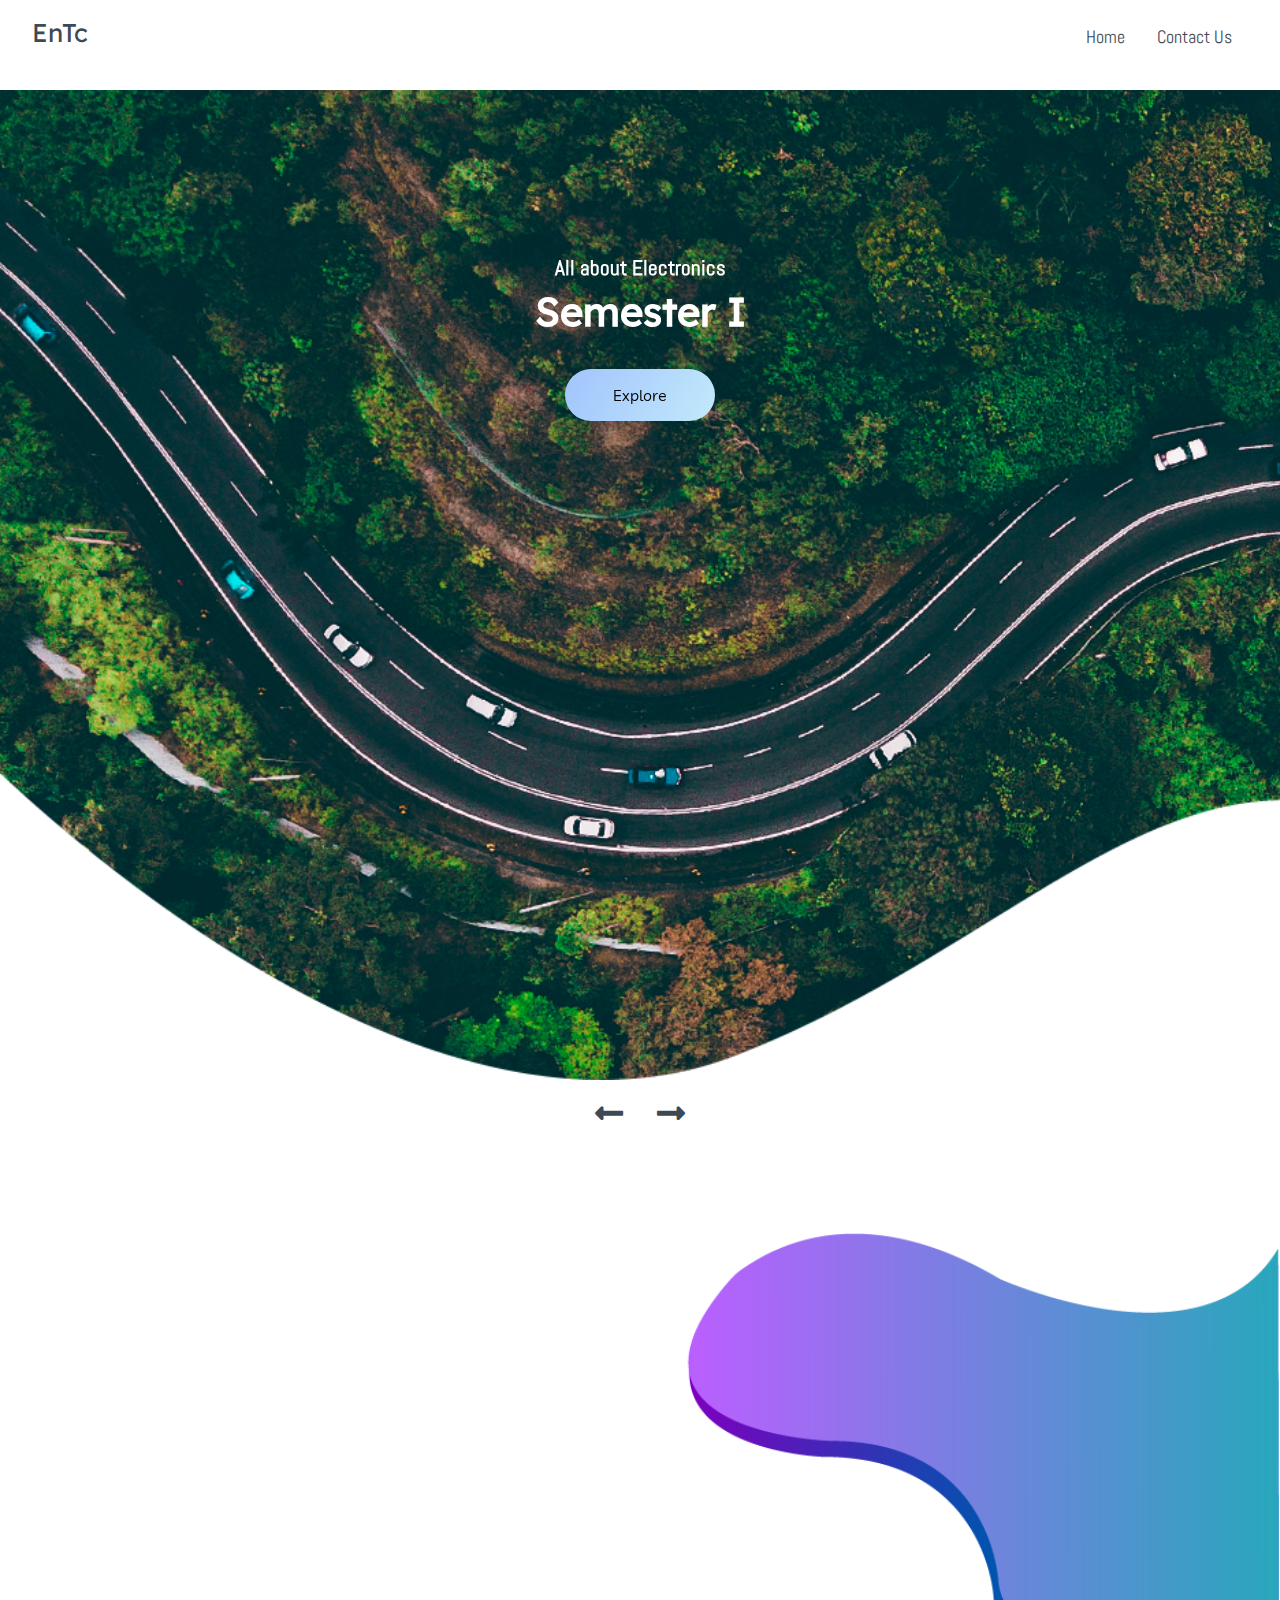
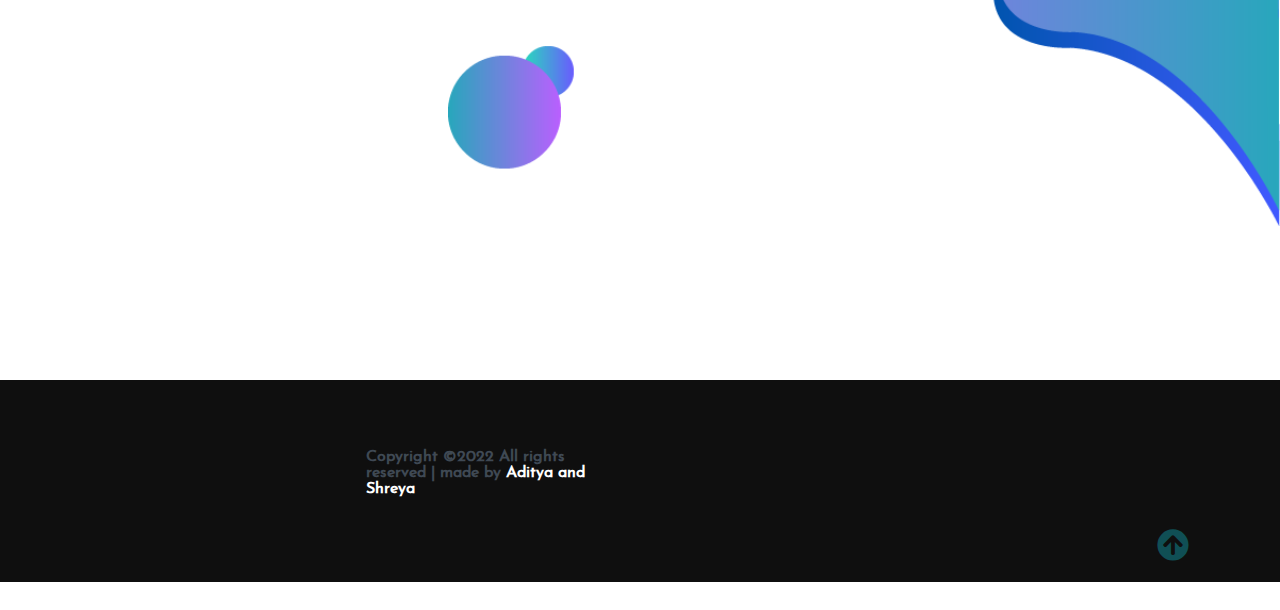
<file: SEM Code/Blooger_Website-master/Index.html>
<!DOCTYPE html>
<html lang="en">

<head>
    <meta charset="UTF-8">
    <meta name="viewport" content="width=device-width, initial-scale=1.0">
    <meta http-equiv="X-UA-Compatible" content="ie=edge">
    <title>SemesterI</title>

    <!-- Font Awesome Icons -->
    <link rel="stylesheet" href="./css/all.css">


    <!-- --------- Owl-Carousel ------------------->
    <link rel="stylesheet" href="./css/owl.carousel.min.css">
    <link rel="stylesheet" href="./css/owl.theme.default.min.css">

    <!-- ------------ AOS Library ------------------------- -->
    <link rel="stylesheet" href="./css/aos.css">

    <!-- Custom Style   -->
    <link rel="stylesheet" href="./css/Style.css">

</head>

<body>

    <!-- ----------------------------  Navigation ---------------------------------------------- -->

    <nav class="nav">
        <div class="nav-menu flex-row">
            <div class="nav-brand">
                <a href="#" class="text-gray">EnTc</a>
            </div>
            <div class="toggle-collapse">
                <div class="toggle-icons">
                    <i class="fas fa-bars"></i>
                </div>
            </div>
            <div>
                <ul class="nav-items">
                    <li class="nav-link">
                        <a href="#">Home</a>
                    </li>
                    
                    <li class="nav-link">
                        <a href="#">Contact Us</a>
                    </li>
                </ul>
            </div>
            
        </div>
    </nav>

    <!-- ------------x---------------  Navigation --------------------------x------------------- -->

    <!----------------------------- Main Site Section ------------------------------>

    <main>

        <!------------------------ Site Title ---------------------->

        <section class="site-title">
            <div class="site-background" data-aos="fade-up" data-aos-delay="100">
                <h3>All about Electronics</h3>
                <h1>Semester I</h1>
                <button class="btn">Explore</button>
            </div>
        </section>

        <!------------x----------- Site Title ----------x----------->

        <!-- --------------------- Blog Carousel ----------------- -->

        <section>
            <div class="blog">
                <div class="container">
                    <div class="owl-carousel owl-theme blog-post">
                        <div class="blog-content" data-aos="fade-right" data-aos-delay="200">
                            <img src="./assets/Blog-post/post-1.jpg" alt="post-1">
                            <div class="blog-title">
                                <h3>Math 1</h3>
                                <p> <a href="./assets/notes/sem1/m1.pdf" target="blank"><button class="btn btn-blog">Differrntial Calculus</button></a></p>
                                <span></span>
                            </div>
                        </div>
                        <div class="blog-content" data-aos="fade-in" data-aos-delay="200">
                            <img src="./assets/Blog-post/post-3.jpg" alt="post-1">
                            <div class="blog-title">
                                <h3>Engineering Mechanics</h3>
                                <p> <a href="./assets/notes/sem1/mech.pdf"  target="blank"><button class="btn btn-blog">EM</button></a></p>
                                <span></span>
                            </div>
                        </div>
                        <div class="blog-content" data-aos="fade-left" data-aos-delay="200">
                            <img src="./assets/Blog-post/post-2.jpg" alt="post-1">
                            <div class="blog-title">
                                <h3>Engineering Graphics and Drafting</h3>
                                <p> <a href="./assets/notes/sem1/Engineering_Drawing_1st_Sem_Final.pdf"  target="blank"><button class="btn btn-blog">EGD</button></a></p>
                                <span></span>
                            </div>
                        </div>
                        <div class="blog-content" data-aos="fade-right" data-aos-delay="200">
                            <img src="./assets/Blog-post/physics1.jpg" alt="post-1">
                            <div class="blog-title">
                                <h3>Engineering Physics</h3>
                                <p> <a href="./assets/notes/sem1/Engineering Physics Notes.pdf"  target="blank"><button class="btn btn-blog">EP</button></a></p>
                                <span></span>
                            </div>
                        </div>
                        
                    </div>
                    <div class="owl-navigation">
                        <span class="owl-nav-prev"><i class="fas fa-long-arrow-alt-left"></i></span>
                        <span class="owl-nav-next"><i class="fas fa-long-arrow-alt-right"></i></span>
                    </div>
                </div>
            </div>
        </section>

        <!-- ----------x---------- Blog Carousel --------x-------- -->

        <!-- ---------------------- Site Content -------------------------->

        
        <!-- -----------x---------- Site Content -------------x------------>

    </main>

    <!---------------x------------- Main Site Section ---------------x-------------->


    <!-- --------------------------- Footer ---------------------------------------- -->

    <footer class="footer">
        <div class="container">
            <div class="about-us" data-aos="fade-right" data-aos-delay="200">
                <h2>About us</h2>
                <p>We are the makers of this website </p>
            </div>
            
            
            
        <div class="rights flex-row">
            <h4 class="text-gray">
                Copyright ©2022 All rights reserved | made by
                <a href="" target="_black">Aditya and Shreya<i class=""></i>
                    </a>
            </h4>
        </div>
        <div class="move-up">
            <span><i class="fas fa-arrow-circle-up fa-2x"></i></span>
        </div>
    </footer>

    <!-- -------------x------------- Footer --------------------x------------------- -->

    <!-- Jquery Library file -->
    <script src="./js/Jquery3.4.1.min.js"></script>

    <!-- --------- Owl-Carousel js ------------------->
    <script src="./js/owl.carousel.min.js"></script>

    <!-- ------------ AOS js Library  ------------------------- -->
    <script src="./js/aos.js"></script>

    <!-- Custom Javascript file -->
    <script src="./js/main.js"></script>
</body>

</html>
</file>
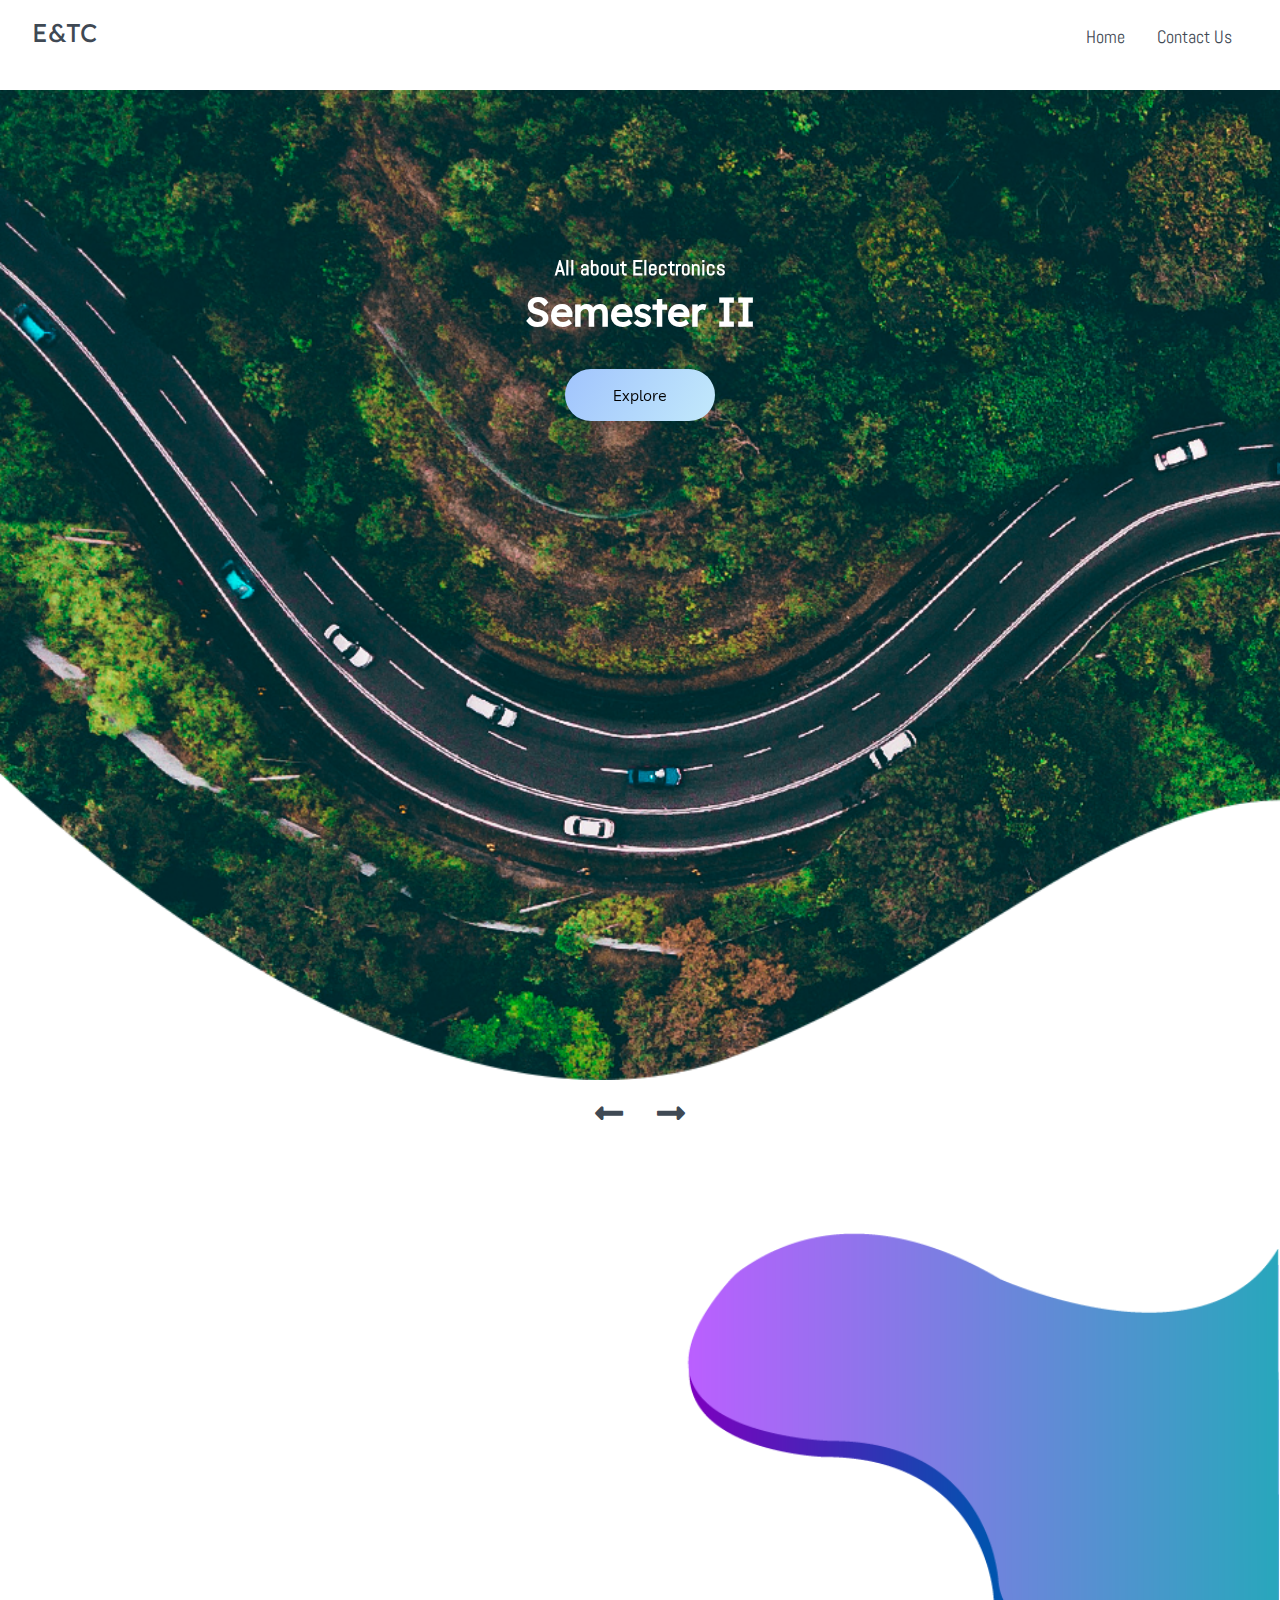
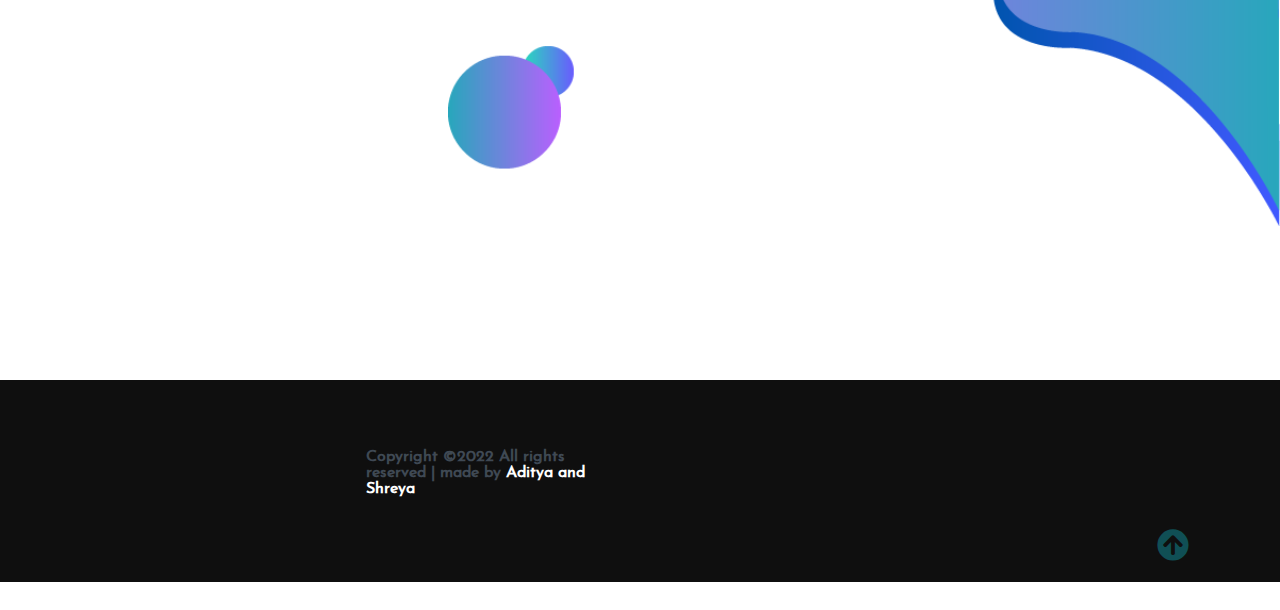
<file: SEM Code/Blooger_Website-master/sem2.html>
<!DOCTYPE html>
<html lang="en">

<head>
    <meta charset="UTF-8">
    <meta name="viewport" content="width=device-width, initial-scale=1.0">
    <meta http-equiv="X-UA-Compatible" content="ie=edge">
    <title>SemesterII</title>

    <!-- Font Awesome Icons -->
    <link rel="stylesheet" href="./css/all.css">


    <!-- --------- Owl-Carousel ------------------->
    <link rel="stylesheet" href="./css/owl.carousel.min.css">
    <link rel="stylesheet" href="./css/owl.theme.default.min.css">

    <!-- ------------ AOS Library ------------------------- -->
    <link rel="stylesheet" href="./css/aos.css">

    <!-- Custom Style   -->
    <link rel="stylesheet" href="./css/Style.css">

</head>

<body>

    <!-- ----------------------------  Navigation ---------------------------------------------- -->

    <nav class="nav">
        <div class="nav-menu flex-row">
            <div class="nav-brand">
                <a href="#" class="text-gray">E&TC</a>
            </div>
            <div class="toggle-collapse">
                <div class="toggle-icons">
                    <i class="fas fa-bars"></i>
                </div>
            </div>
            <div>
                <ul class="nav-items">
                    <li class="nav-link">
                        <a href="#">Home</a>
                    </li>
                    
                    <li class="nav-link">
                        <a href="#">Contact Us</a>
                    </li>
                </ul>
            </div>
            
        </div>
    </nav>

    <!-- ------------x---------------  Navigation --------------------------x------------------- -->

    <!----------------------------- Main Site Section ------------------------------>

    <main>

        <!------------------------ Site Title ---------------------->

        <section class="site-title">
            <div class="site-background" data-aos="fade-up" data-aos-delay="100">
                <h3>All about Electronics</h3>
                <h1>Semester II</h1>
                <button class="btn">Explore</button>
            </div>
        </section>

        <!------------x----------- Site Title ----------x----------->

        <!-- --------------------- Blog Carousel ----------------- -->

        <section>
            <div class="blog">
                <div class="container">
                    <div class="owl-carousel owl-theme blog-post">
                        <div class="blog-content" data-aos="fade-right" data-aos-delay="200">
                            <img src="./assets/Blog-post/ppsSem2.jpg" alt="post-1">
                            <div class="blog-title">
                                <h3>Programming for Problem Solving</h3>
                                <p> <a href="./assets/notes/sem2/pps.pdf" target="blank"><button class="btn btn-blog">PPS</button></a></p>
                                <span></span>
                            </div>
                        </div>
                        <div class="blog-content" data-aos="fade-in" data-aos-delay="200">
                            <img src="./assets/Blog-post/elecSem2.jpg" alt="post-1">
                            <div class="blog-title">
                                <h3>Elements of Electrical Engineering</h3>
                                <p> <a href="./assets/notes/sem2/BEE Module 1.pdf" target="blank"><button class="btn btn-blog">EEE</button></a></p>
                                <span></span>
                            </div>
                        </div>
                        <div class="blog-content" data-aos="fade-left" data-aos-delay="200">
                            <img src="./assets/Blog-post/chemSem2.jpg" alt="post-1">
                            <div class="blog-title">
                                <h3>Engineering Chemistry</h3>
                                <p> <a href="./assets/notes/sem2/Engineering-Chemistry.pdf" target="blank"><button class="btn btn-blog">EC</button></a></p>
                                <span></span>
                            </div>
                        </div>
                        <div class="blog-content" data-aos="fade-right" data-aos-delay="200">
                            <img src="./assets/Blog-post/m2Sem2.jpg" alt="post-1">
                            <div class="blog-title">
                                <h3>Math 2</h3>
                                <p> <a href="./assets/notes/sem2/m2.pdf" target="blank"><button class="btn btn-blog">Integral Calculus</button></a></p>
                                <span></span>
                            </div>
                        </div>
                        <div class="blog-content" data-aos="fade-left" data-aos-delay="200">
                            <img src="./assets/Blog-post/basic-electronics.jpg" alt="post-1">
                            <div class="blog-title">
                                <h3>Basic Electronics and Measurement</h3>
                                <p> <a href="./assets/notes/sem2/BEMT unit-1.pdf" target="blank"><button class="btn btn-blog">BEMT</button></a></p>
                                <span></span>
                            </div>
                        </div>
                    </div>
                    <div class="owl-navigation">
                        <span class="owl-nav-prev"><i class="fas fa-long-arrow-alt-left"></i></span>
                        <span class="owl-nav-next"><i class="fas fa-long-arrow-alt-right"></i></span>
                    </div>
                </div>
            </div>
        </section>

        <!-- ----------x---------- Blog Carousel --------x-------- -->

        <!-- ---------------------- Site Content -------------------------->

        
        <!-- -----------x---------- Site Content -------------x------------>

    </main>

    <!---------------x------------- Main Site Section ---------------x-------------->


    <!-- --------------------------- Footer ---------------------------------------- -->

    <footer class="footer">
        <div class="container">
            <div class="about-us" data-aos="fade-right" data-aos-delay="200">
                <h2>About us</h2>
                <p>We are the makers of this website </p>
            </div>
            
            
            
        <div class="rights flex-row">
            <h4 class="text-gray">
                Copyright ©2022 All rights reserved | made by
                <a href="" target="_black">Aditya and Shreya<i class=""></i>
                    </a>
            </h4>
        </div>
        <div class="move-up">
            <span><i class="fas fa-arrow-circle-up fa-2x"></i></span>
        </div>
    </footer>

    <!-- -------------x------------- Footer --------------------x------------------- -->

    <!-- Jquery Library file -->
    <script src="./js/Jquery3.4.1.min.js"></script>

    <!-- --------- Owl-Carousel js ------------------->
    <script src="./js/owl.carousel.min.js"></script>

    <!-- ------------ AOS js Library  ------------------------- -->
    <script src="./js/aos.js"></script>

    <!-- Custom Javascript file -->
    <script src="./js/main.js"></script>
</body>

</html>
</file>
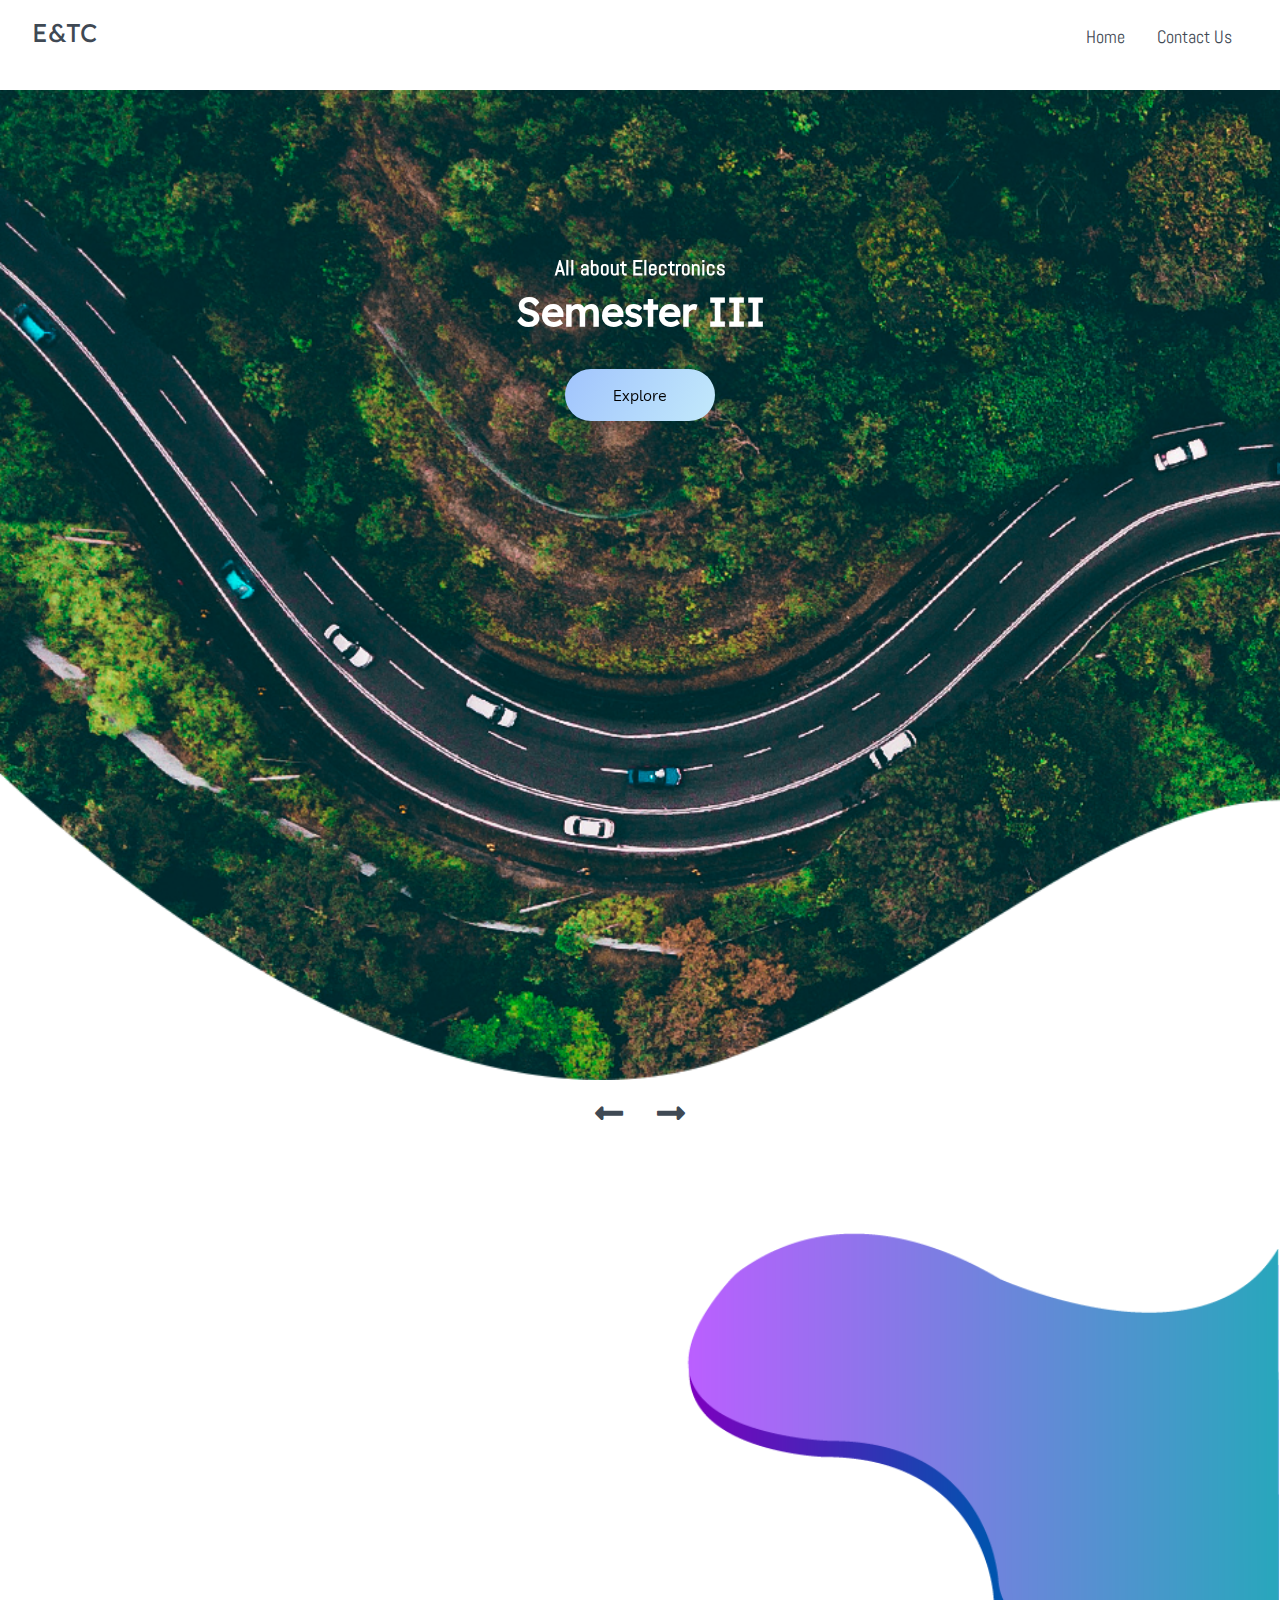
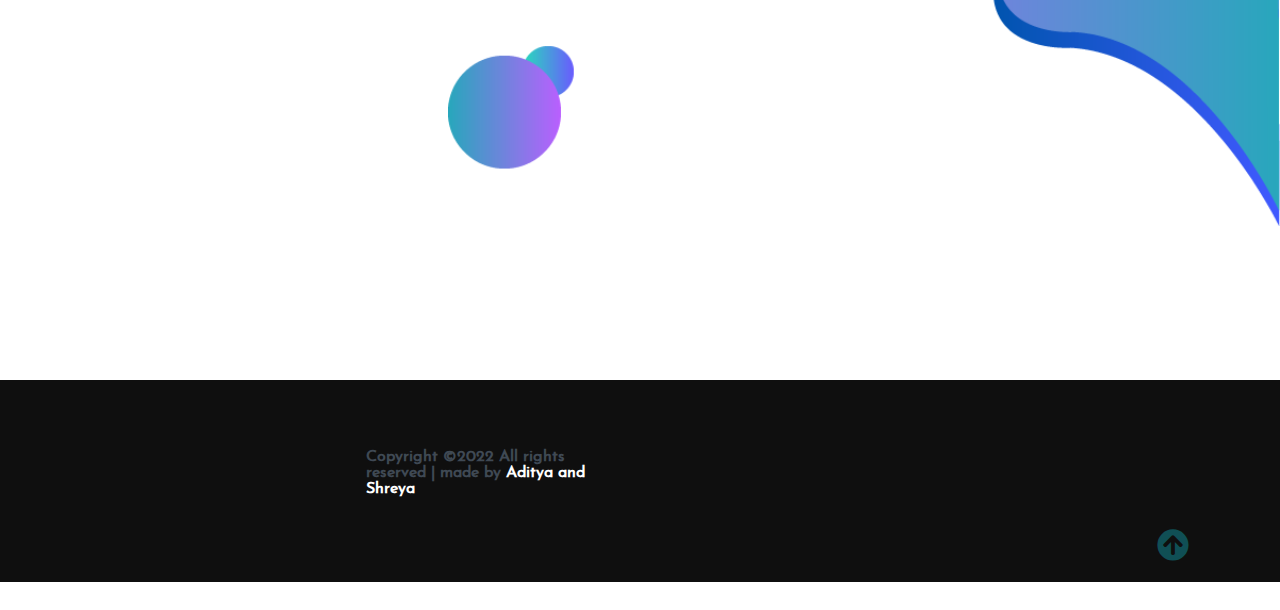
<file: SEM Code/Blooger_Website-master/sem3.html>
<!DOCTYPE html>
<html lang="en">

<head>
    <meta charset="UTF-8">
    <meta name="viewport" content="width=device-width, initial-scale=1.0">
    <meta http-equiv="X-UA-Compatible" content="ie=edge">
    <title>SemesterIII</title>

    <!-- Font Awesome Icons -->
    <link rel="stylesheet" href="./css/all.css">


    <!-- --------- Owl-Carousel ------------------->
    <link rel="stylesheet" href="./css/owl.carousel.min.css">
    <link rel="stylesheet" href="./css/owl.theme.default.min.css">

    <!-- ------------ AOS Library ------------------------- -->
    <link rel="stylesheet" href="./css/aos.css">

    <!-- Custom Style   -->
    <link rel="stylesheet" href="./css/Style.css">

</head>

<body>

    <!-- ----------------------------  Navigation ---------------------------------------------- -->

    <nav class="nav">
        <div class="nav-menu flex-row">
            <div class="nav-brand">
                <a href="#" class="text-gray">E&TC</a>
            </div>
            <div class="toggle-collapse">
                <div class="toggle-icons">
                    <i class="fas fa-bars"></i>
                </div>
            </div>
            <div>
                <ul class="nav-items">
                    <li class="nav-link">
                        <a href="#">Home</a>
                    </li>
                    
                    <li class="nav-link">
                        <a href="#">Contact Us</a>
                    </li>
                </ul>
            </div>
            
        </div>
    </nav>

    <!-- ------------x---------------  Navigation --------------------------x------------------- -->

    <!----------------------------- Main Site Section ------------------------------>

    <main>

        <!------------------------ Site Title ---------------------->

        <section class="site-title">
            <div class="site-background" data-aos="fade-up" data-aos-delay="100">
                <h3>All about Electronics</h3>
                <h1>Semester III</h1>
                <button class="btn">Explore</button>
            </div>
        </section>

        <!------------x----------- Site Title ----------x----------->

        <!-- --------------------- Blog Carousel ----------------- -->

        <section>
            <div class="blog">
                <div class="container">
                    <div class="owl-carousel owl-theme blog-post">
                        <div class="blog-content" data-aos="fade-right" data-aos-delay="200">
                            <img src="./assets/Blog-post/nas.jpg" alt="post-1">
                            <div class="blog-title">
                                <h3>Network Analysis and Synthesis</h3>
                                <p> <a href="./assets/notes/sem3/Network-analysis-and-synthesis-UNIT-1.pdf" target="blank"><button class="btn btn-blog">NAS</button></a></p>
                                <span></span>
                            </div>
                        </div>
                        <div class="blog-content" data-aos="fade-in" data-aos-delay="200">
                            <img src="./assets/Blog-post/edc.webp" alt="post-1">
                            <div class="blog-title">
                                <h3>Electronic Devices and Circuits</h3>
                                <p> <a href="./assets/notes/sem3/EDC NOTES.pdf" target="blank"><button class="btn btn-blog">EDC</button></a></p>
                                <span></span>
                            </div>
                        </div>
                        <div class="blog-content" data-aos="fade-left" data-aos-delay="200">
                            <img src="./assets/Blog-post/dcsd.jpg" alt="post-1">
                            <div class="blog-title">
                                <h3>Digital Circuits and System Design</h3>
                                <p> <a href="./assets/notes/sem3/dcsd.pdf" target="blank"><button class="btn btn-blog">DCSC</button></a></p>
                                <span></span>
                            </div>
                        </div>
                        <div class="blog-content" data-aos="fade-right" data-aos-delay="200">
                            <img src="./assets/Blog-post/ss.jpg" alt="post-1">
                            <div class="blog-title">
                                <h3>Signals and Systems</h3>
                                <p> <a href="./assets/notes/sem3/ss.pdf" target="blank"><button class="btn btn-blog">SS</button></a></p>
                                <span></span>
                            </div>
                        </div>
                        <div class="blog-content" data-aos="fade-left" data-aos-delay="200">
                            <img src="./assets/Blog-post/m3sem3.jpg" alt="post-1">
                            <div class="blog-title">
                                <h3>Math 3</h3>
                                <p> <a href="./assets/notes/sem3/m3.pdf" target="blank"><button class="btn btn-blog">Math 3</button></a></p>
                                <span></span>
                            </div>
                        </div>
                        <div class="blog-content" data-aos="fade-left" data-aos-delay="200">
                            <img src="./assets/Blog-post/edcsem3.webp" alt="post-1">
                            <div class="blog-title">
                                <h3>Electronic Material and Components</h3>
                                <p> <a href="./assets/notes/sem3/EDC NOTES.pdf" target="blank"><button class="btn btn-blog">EMC</button></a></p>
                                <span></span>
                            </div>
                        </div>
                    </div>
                    <div class="owl-navigation">
                        <span class="owl-nav-prev"><i class="fas fa-long-arrow-alt-left"></i></span>
                        <span class="owl-nav-next"><i class="fas fa-long-arrow-alt-right"></i></span>
                    </div>
                </div>
            </div>
        </section>

        <!-- ----------x---------- Blog Carousel --------x-------- -->

        <!-- ---------------------- Site Content -------------------------->

        
        <!-- -----------x---------- Site Content -------------x------------>

    </main>

    <!---------------x------------- Main Site Section ---------------x-------------->


    <!-- --------------------------- Footer ---------------------------------------- -->

    <footer class="footer">
        <div class="container">
            <div class="about-us" data-aos="fade-right" data-aos-delay="200">
                <h2>About us</h2>
                <p>We are the makers of this website </p>
            </div>
            
            
            
        <div class="rights flex-row">
            <h4 class="text-gray">
                Copyright ©2022 All rights reserved | made by
                <a href="" target="_black">Aditya and Shreya<i class=""></i>
                    </a>
            </h4>
        </div>
        <div class="move-up">
            <span><i class="fas fa-arrow-circle-up fa-2x"></i></span>
        </div>
    </footer>

    <!-- -------------x------------- Footer --------------------x------------------- -->

    <!-- Jquery Library file -->
    <script src="./js/Jquery3.4.1.min.js"></script>

    <!-- --------- Owl-Carousel js ------------------->
    <script src="./js/owl.carousel.min.js"></script>

    <!-- ------------ AOS js Library  ------------------------- -->
    <script src="./js/aos.js"></script>

    <!-- Custom Javascript file -->
    <script src="./js/main.js"></script>
</body>

</html>
</file>
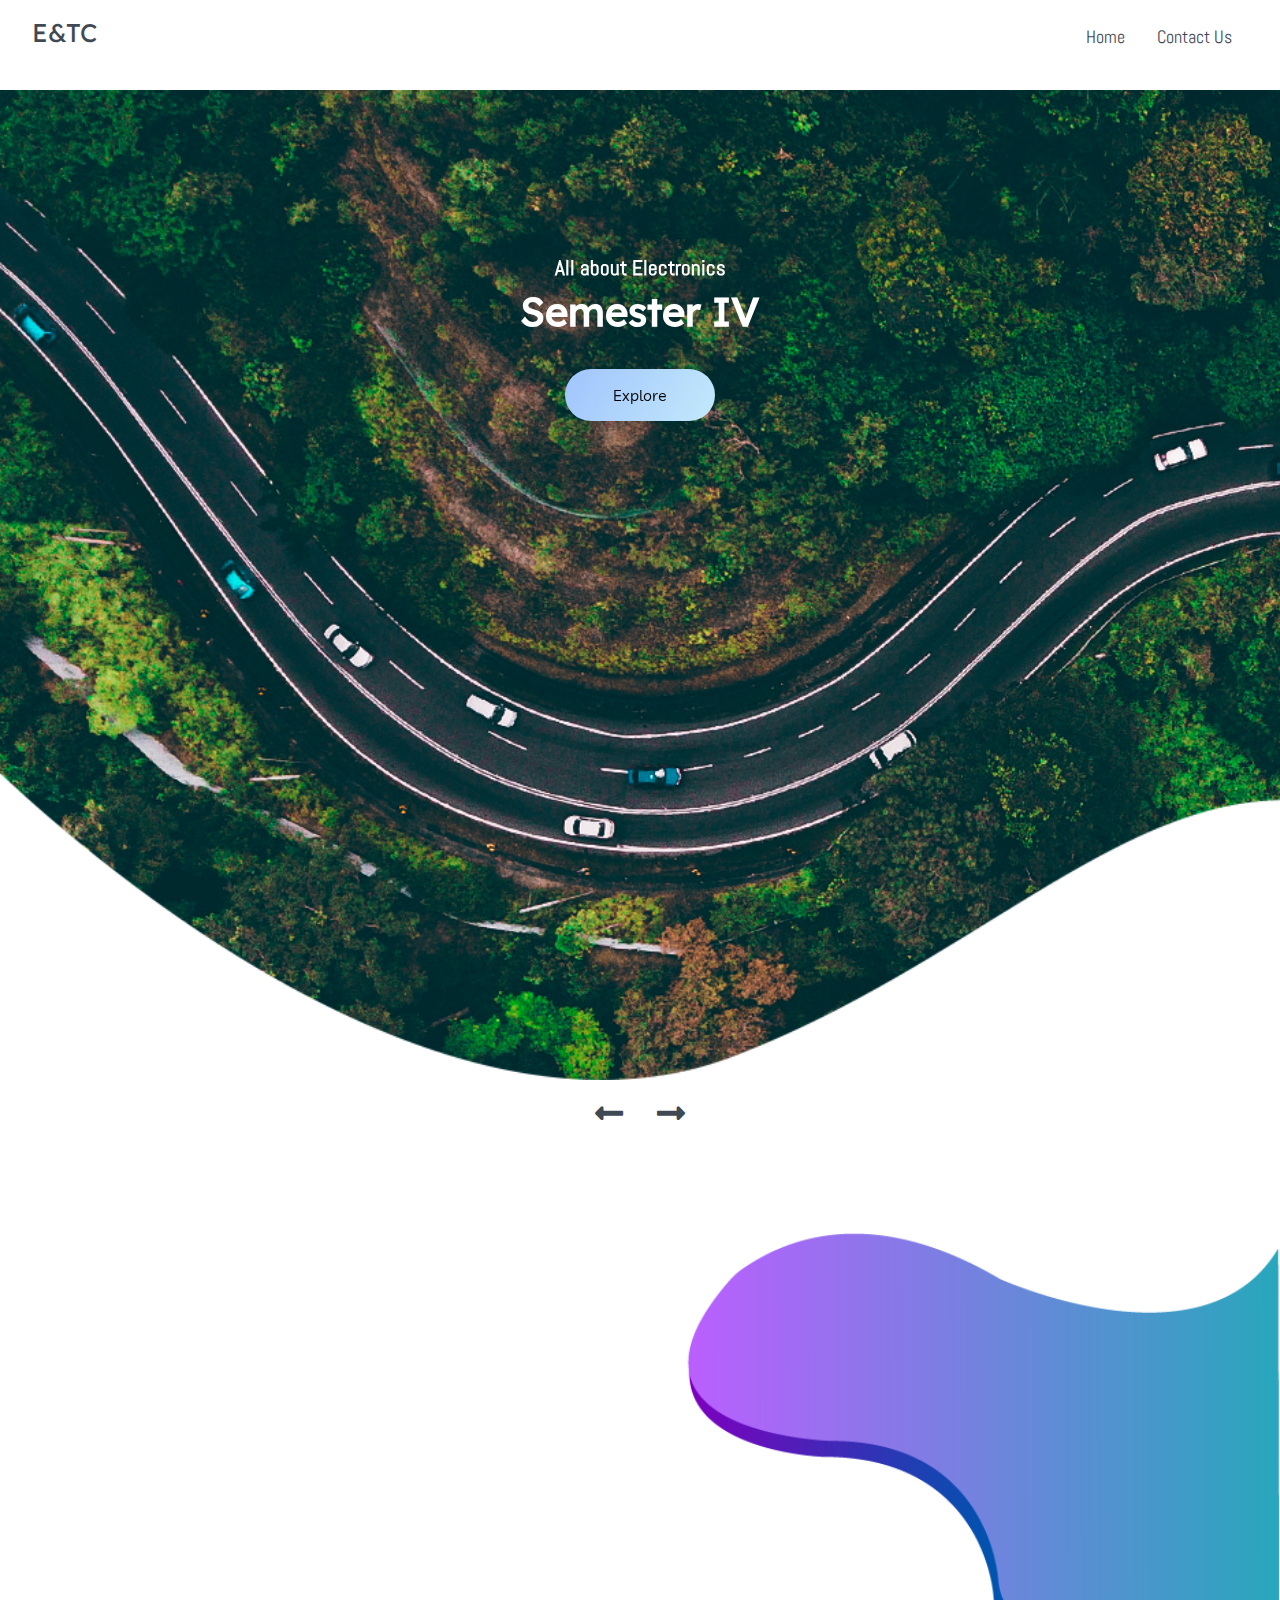
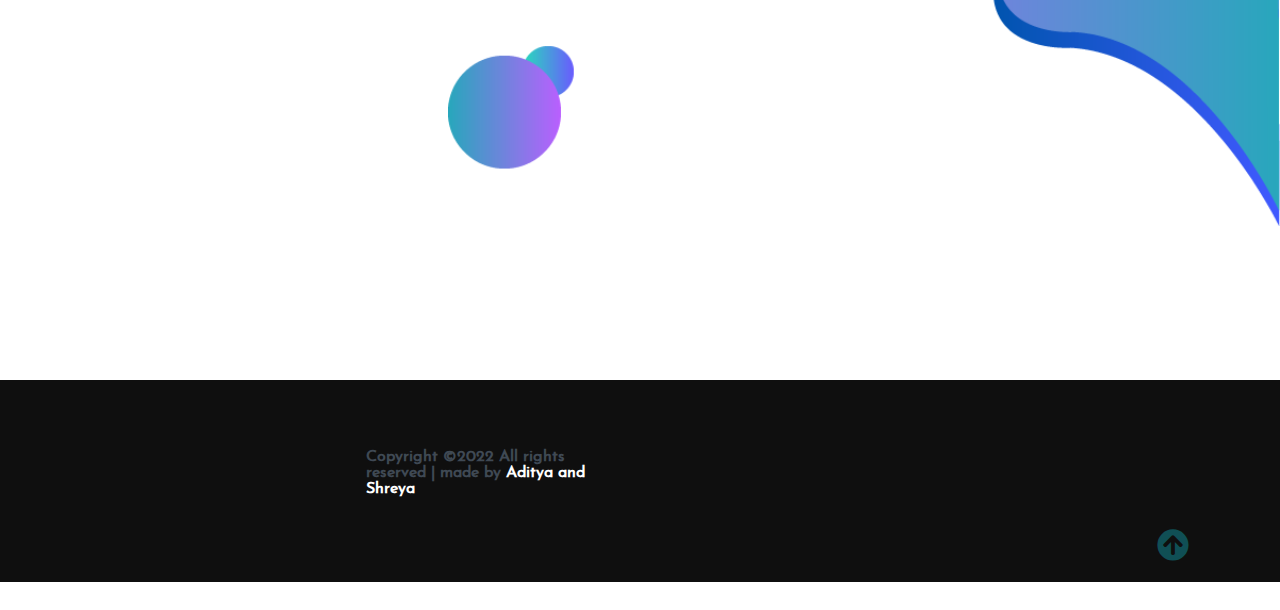
<file: SEM Code/Blooger_Website-master/sem4.html>
<!DOCTYPE html>
<html lang="en">

<head>
    <meta charset="UTF-8">
    <meta name="viewport" content="width=device-width, initial-scale=1.0">
    <meta http-equiv="X-UA-Compatible" content="ie=edge">
    <title>SemesterIV</title>

    <!-- Font Awesome Icons -->
    <link rel="stylesheet" href="./css/all.css">


    <!-- --------- Owl-Carousel ------------------->
    <link rel="stylesheet" href="./css/owl.carousel.min.css">
    <link rel="stylesheet" href="./css/owl.theme.default.min.css">

    <!-- ------------ AOS Library ------------------------- -->
    <link rel="stylesheet" href="./css/aos.css">

    <!-- Custom Style   -->
    <link rel="stylesheet" href="./css/Style.css">

</head>

<body>

    <!-- ----------------------------  Navigation ---------------------------------------------- -->

    <nav class="nav">
        <div class="nav-menu flex-row">
            <div class="nav-brand">
                <a href="#" class="text-gray">E&TC</a>
            </div>
            <div class="toggle-collapse">
                <div class="toggle-icons">
                    <i class="fas fa-bars"></i>
                </div>
            </div>
            <div>
                <ul class="nav-items">
                    <li class="nav-link">
                        <a href="#">Home</a>
                    </li>
                    
                    <li class="nav-link">
                        <a href="#">Contact Us</a>
                    </li>
                </ul>
            </div>
            
        </div>
    </nav>

    <!-- ------------x---------------  Navigation --------------------------x------------------- -->

    <!----------------------------- Main Site Section ------------------------------>

    <main>

        <!------------------------ Site Title ---------------------->

        <section class="site-title">
            <div class="site-background" data-aos="fade-up" data-aos-delay="100">
                <h3>All about Electronics</h3>
                <h1>Semester IV</h1>
                <button class="btn">Explore</button>
            </div>
        </section>

        <!------------x----------- Site Title ----------x----------->

        <!-- --------------------- Blog Carousel ----------------- -->

        <section>
            <div class="blog">
                <div class="container">
                    <div class="owl-carousel owl-theme blog-post">
                        <div class="blog-content" data-aos="fade-right" data-aos-delay="200">
                            <img src="./assets/Blog-post/ecasem4.jpg" alt="post-1">
                            <div class="blog-title">
                                
                                <h3>Electronics Circuits and Applications</h3>
                                <p> <a href="./assets/notes/sem4/Eca book.pdf" target="blank"><button class="btn btn-blog">ECA</button></a></p>
                                <span></span>
                            </div>
                        </div>
                        <div class="blog-content" data-aos="fade-in" data-aos-delay="200">
                            <img src="./assets/Blog-post/licasem4.jpg" alt="post-1">
                            <div class="blog-title">
                                <h3>Linear Integrated Circuits and Applications</h3>
                                <p> <a href="./assets/notes/sem4/Linear Integrated Circuit 2nd Edition - D. Roy Choudhary- By EasyEngineering.net.pdf" target="blank"><button class="btn btn-blog">LICA</button></a></p>
                                <span></span>
                            </div>
                        </div>
                        <div class="blog-content" data-aos="fade-left" data-aos-delay="200">
                            <img src="./assets/Blog-post/acsem4.jpg" alt="post-1">
                            <div class="blog-title">
                                <h3>Analog Communication</h3>
                                <p> <a href="./assets/notes/sem4/Analog Communication.pdf" target="blank"><button class="btn btn-blog">AC</button></a></p>
                                <span></span>
                            </div>
                        </div>
                        
                        <div class="blog-content" data-aos="fade-left" data-aos-delay="200">
                            <img src="./assets/Blog-post/conmsem4.jpg" alt="post-1">
                            <div class="blog-title">
                                <h3>Computer Orientd Numerical Methods</h3>
                                <p> <a href="./assets/notes/sem4/conm.pdf" target="blank"><button class="btn btn-blog">CONM</button></a></p>
                                <span></span>
                            </div>
                        </div>
                        <div class="blog-content" data-aos="fade-left" data-aos-delay="200">
                            <img src="./assets/Blog-post/powersem4.jpg" alt="post-1">
                            <div class="blog-title">
                                <h3>Power Electronics</h3>
                                <p> <a href="./assets/notes/sem4/Power Electronics Notes.pdf" target="blank"><button class="btn btn-blog">PE</button></a></p>
                                <span></span>
                            </div>
                        </div>
                    </div>
                    <div class="owl-navigation">
                        <span class="owl-nav-prev"><i class="fas fa-long-arrow-alt-left"></i></span>
                        <span class="owl-nav-next"><i class="fas fa-long-arrow-alt-right"></i></span>
                    </div>
                </div>
            </div>
        </section>

        <!-- ----------x---------- Blog Carousel --------x-------- -->

        <!-- ---------------------- Site Content -------------------------->

        
        <!-- -----------x---------- Site Content -------------x------------>

    </main>

    <!---------------x------------- Main Site Section ---------------x-------------->


    <!-- --------------------------- Footer ---------------------------------------- -->

    <footer class="footer">
        <div class="container">
            <div class="about-us" data-aos="fade-right" data-aos-delay="200">
                <h2>About us</h2>
                <p>We are the makers of this website </p>
            </div>
            
            
            
        <div class="rights flex-row">
            <h4 class="text-gray">
                Copyright ©2022 All rights reserved | made by
                <a href="" target="_black">Aditya and Shreya<i class=""></i>
                    </a>
            </h4>
        </div>
        <div class="move-up">
            <span><i class="fas fa-arrow-circle-up fa-2x"></i></span>
        </div>
    </footer>

    <!-- -------------x------------- Footer --------------------x------------------- -->

    <!-- Jquery Library file -->
    <script src="./js/Jquery3.4.1.min.js"></script>

    <!-- --------- Owl-Carousel js ------------------->
    <script src="./js/owl.carousel.min.js"></script>

    <!-- ------------ AOS js Library  ------------------------- -->
    <script src="./js/aos.js"></script>

    <!-- Custom Javascript file -->
    <script src="./js/main.js"></script>
</body>

</html>
</file>
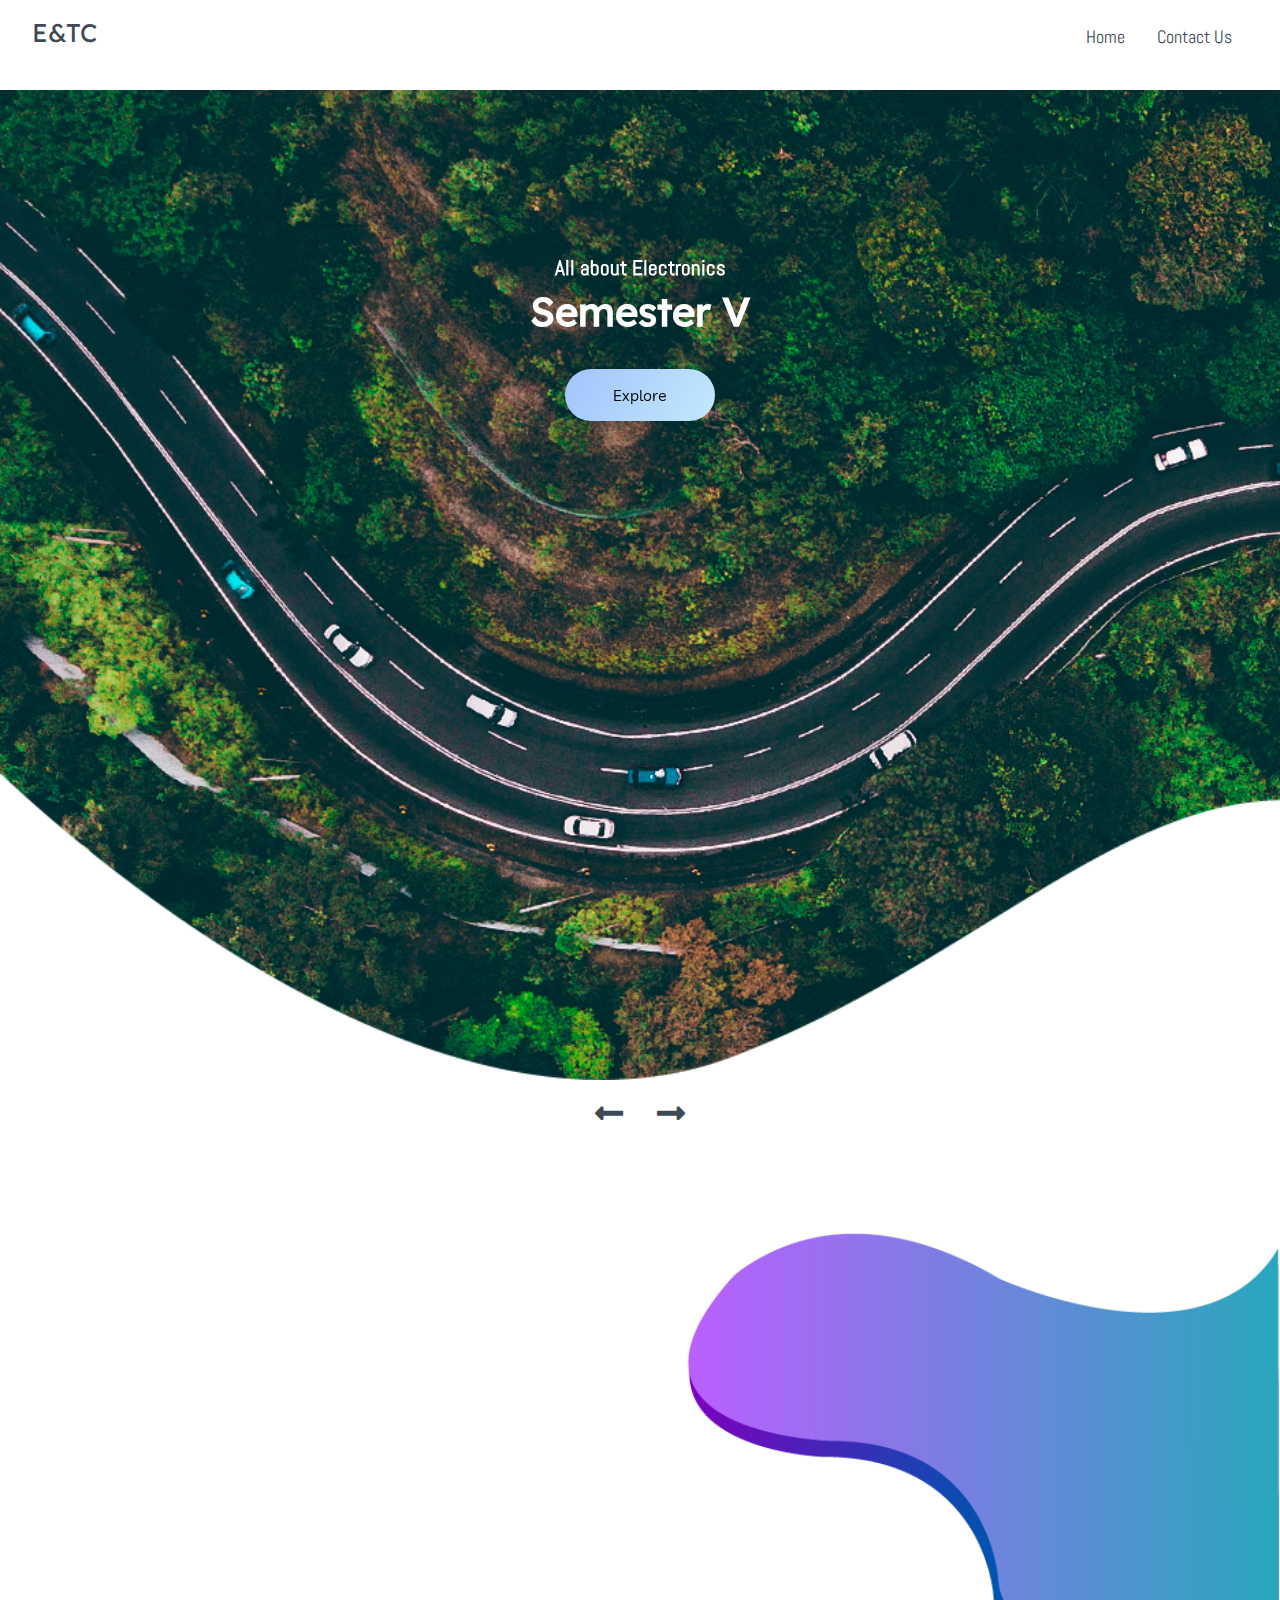
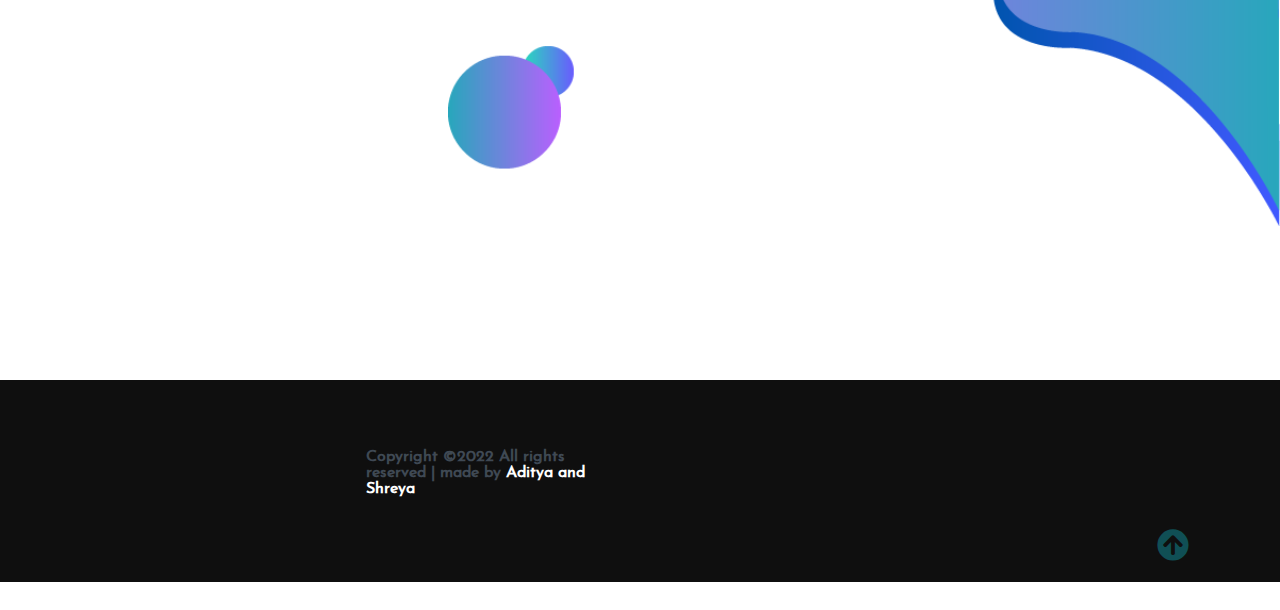
<file: SEM Code/Blooger_Website-master/sem5.html>
<!DOCTYPE html>
<html lang="en">

<head>
    <meta charset="UTF-8">
    <meta name="viewport" content="width=device-width, initial-scale=1.0">
    <meta http-equiv="X-UA-Compatible" content="ie=edge">
    <title>SemesterV</title>

    <!-- Font Awesome Icons -->
    <link rel="stylesheet" href="./css/all.css">


    <!-- --------- Owl-Carousel ------------------->
    <link rel="stylesheet" href="./css/owl.carousel.min.css">
    <link rel="stylesheet" href="./css/owl.theme.default.min.css">

    <!-- ------------ AOS Library ------------------------- -->
    <link rel="stylesheet" href="./css/aos.css">

    <!-- Custom Style   -->
    <link rel="stylesheet" href="./css/Style.css">

</head>

<body>

    <!-- ----------------------------  Navigation ---------------------------------------------- -->

    <nav class="nav">
        <div class="nav-menu flex-row">
            <div class="nav-brand">
                <a href="#" class="text-gray">E&TC</a>
            </div>
            <div class="toggle-collapse">
                <div class="toggle-icons">
                    <i class="fas fa-bars"></i>
                </div>
            </div>
            <div>
                <ul class="nav-items">
                    <li class="nav-link">
                        <a href="#">Home</a>
                    </li>
                    
                    <li class="nav-link">
                        <a href="#">Contact Us</a>
                    </li>
                </ul>
            </div>
            
        </div>
    </nav>

    <!-- ------------x---------------  Navigation --------------------------x------------------- -->

    <!----------------------------- Main Site Section ------------------------------>

    <main>

        <!------------------------ Site Title ---------------------->

        <section class="site-title">
            <div class="site-background" data-aos="fade-up" data-aos-delay="100">
                <h3>All about Electronics</h3>
                <h1>Semester V</h1>
                <button class="btn">Explore</button>
            </div>
        </section>

        <!------------x----------- Site Title ----------x----------->

        <!-- --------------------- Blog Carousel ----------------- -->

        <section>
            <div class="blog">
                <div class="container">
                    <div class="owl-carousel owl-theme blog-post">
                        <div class="blog-content" data-aos="fade-right" data-aos-delay="200">
                            <img src="./assets/Blog-post/acssem5.jpeg" alt="post-1">
                            <div class="blog-title">
                                <h3>Automatic Control System</h3>
                                <p> <a href="./assets/notes/sem5/ACS.pdf" target="blank"><button class="btn btn-blog">ACS</button></a></p>
                                <span></span>
                            </div>
                        </div>
                        <div class="blog-content" data-aos="fade-in" data-aos-delay="200">
                            <img src="./assets/Blog-post/mpmc.jpg" alt="post-1">
                            <div class="blog-title">
                                <h3>Microprocessors and Microcontrollers</h3>
                                <p> <a href="./assets/notes/sem5/Microcontrollers_8051_MSP430_Notes_for_IV_Sem_Students (2).pdf" target="blank"><button class="btn btn-blog">MPMC</button></a></p>
                                <span></span>
                            </div>
                        </div>
                        <div class="blog-content" data-aos="fade-left" data-aos-delay="200">
                            <img src="./assets/Blog-post/dcsem6.jpg" alt="post-1">
                            <div class="blog-title">
                                <h3>Digital Communication</h3>
                                <p> <a href="./assets/notes/sem5/DC Notes.pdf"  target="blank"><button class="btn btn-blog">DC</button></a></p>
                                <span></span>
                            </div>
                        </div>
                        
                        <div class="blog-content" data-aos="fade-left" data-aos-delay="200">
                            <img src="./assets/Blog-post/ds.jpg" alt="post-1">
                            <div class="blog-title">
                                <h3>Data Structure</h3>
                                <p> <a href="./assets/notes/sem5/DS.pdf"  target="blank"><button class="btn btn-blog">DS</button></a></p>
                                <span></span>
                            </div>
                        </div>
                        <div class="blog-content" data-aos="fade-left" data-aos-delay="200">
                            <img src="./assets/Blog-post/dspsem6.jpg" alt="post-1">
                            <div class="blog-title">
                                <h3>Digital Signal Processing</h3>
                                <p> <a href="./assets/notes/sem5/DSP BOOK 1.pdf"  target="blank"><button class="btn btn-blog">DSP</button></a></p>
                                <span></span>
                            </div>
                        </div>
                    </div>
                    <div class="owl-navigation">
                        <span class="owl-nav-prev"><i class="fas fa-long-arrow-alt-left"></i></span>
                        <span class="owl-nav-next"><i class="fas fa-long-arrow-alt-right"></i></span>
                    </div>
                </div>
            </div>
        </section>

        <!-- ----------x---------- Blog Carousel --------x-------- -->

        <!-- ---------------------- Site Content -------------------------->

        
        <!-- -----------x---------- Site Content -------------x------------>

    </main>

    <!---------------x------------- Main Site Section ---------------x-------------->


    <!-- --------------------------- Footer ---------------------------------------- -->

    <footer class="footer">
        <div class="container">
            <div class="about-us" data-aos="fade-right" data-aos-delay="200">
                <h2>About us</h2>
                <p>We are the makers of this website </p>
            </div>
            
            
            
        <div class="rights flex-row">
            <h4 class="text-gray">
                Copyright ©2022 All rights reserved | made by
                <a href="" target="_black">Aditya and Shreya<i class=""></i>
                    </a>
            </h4>
        </div>
        <div class="move-up">
            <span><i class="fas fa-arrow-circle-up fa-2x"></i></span>
        </div>
    </footer>

    <!-- -------------x------------- Footer --------------------x------------------- -->

    <!-- Jquery Library file -->
    <script src="./js/Jquery3.4.1.min.js"></script>

    <!-- --------- Owl-Carousel js ------------------->
    <script src="./js/owl.carousel.min.js"></script>

    <!-- ------------ AOS js Library  ------------------------- -->
    <script src="./js/aos.js"></script>

    <!-- Custom Javascript file -->
    <script src="./js/main.js"></script>
</body>

</html>
</file>
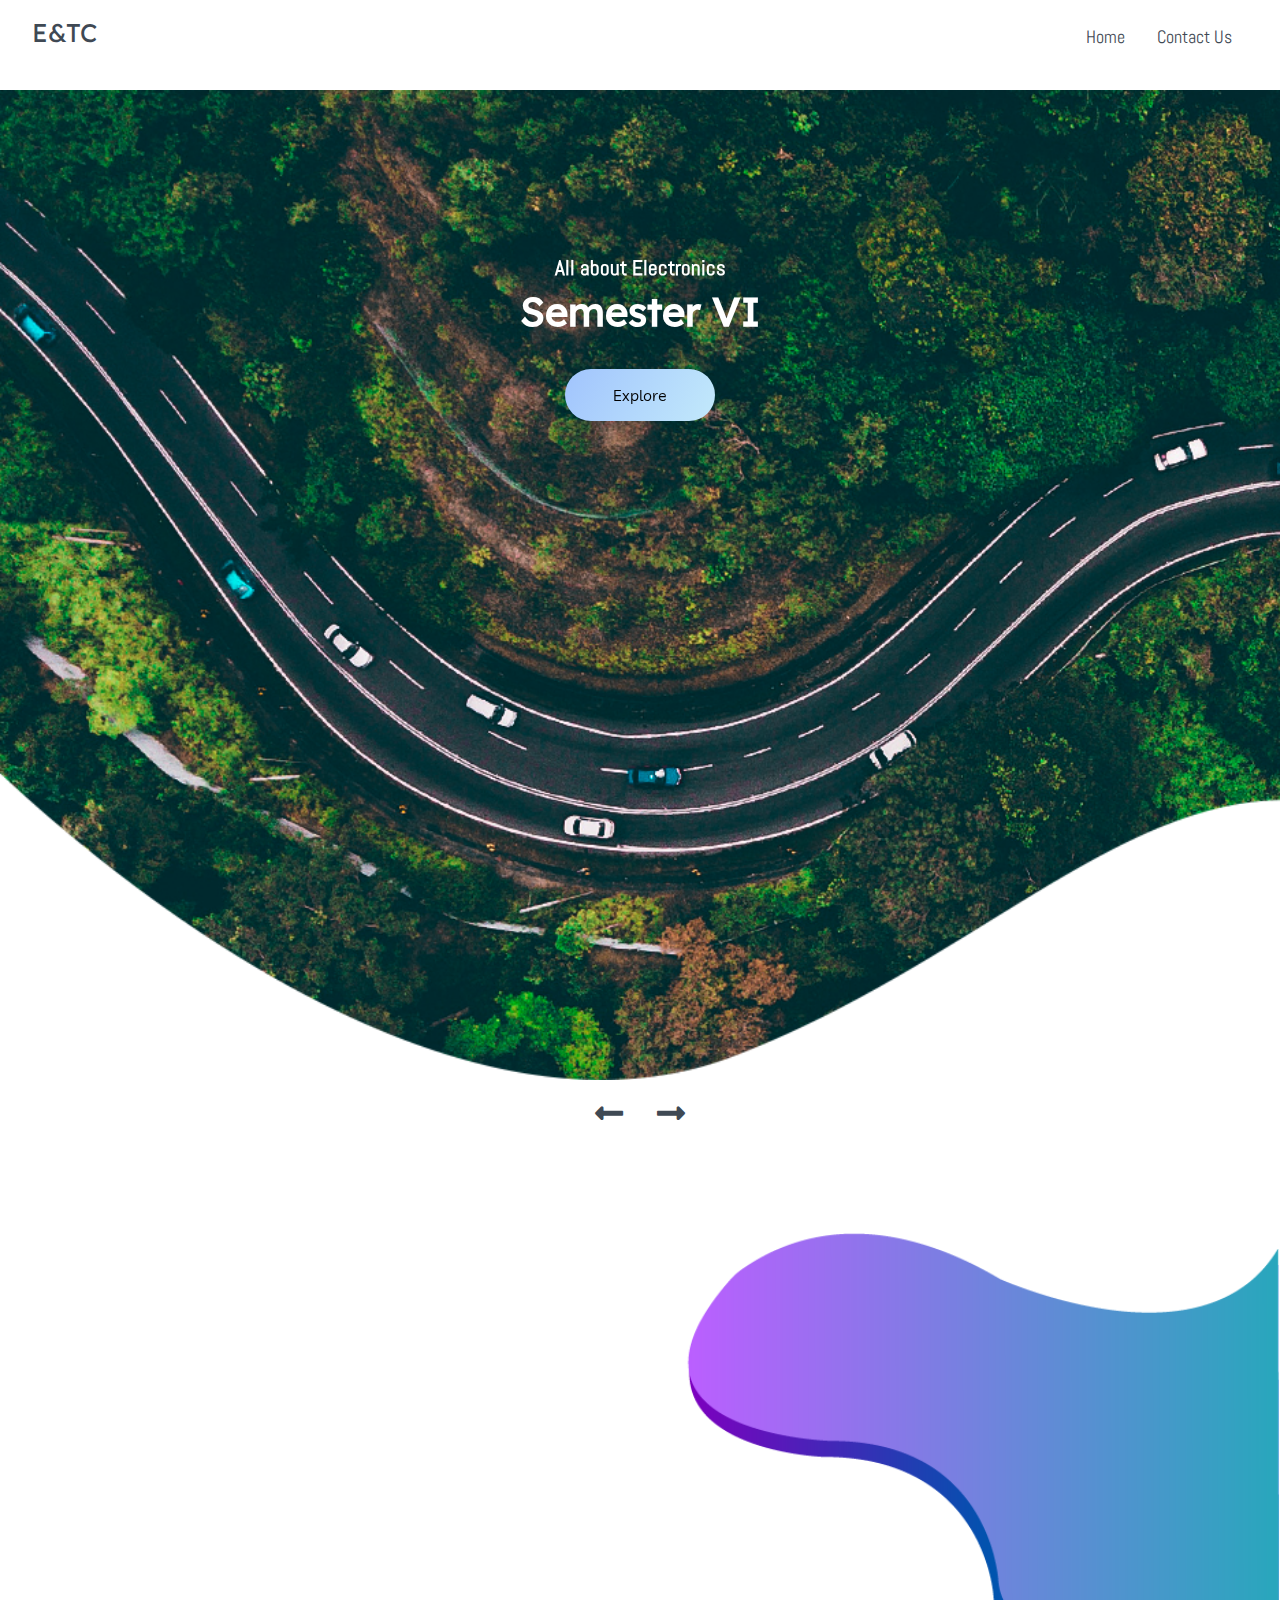
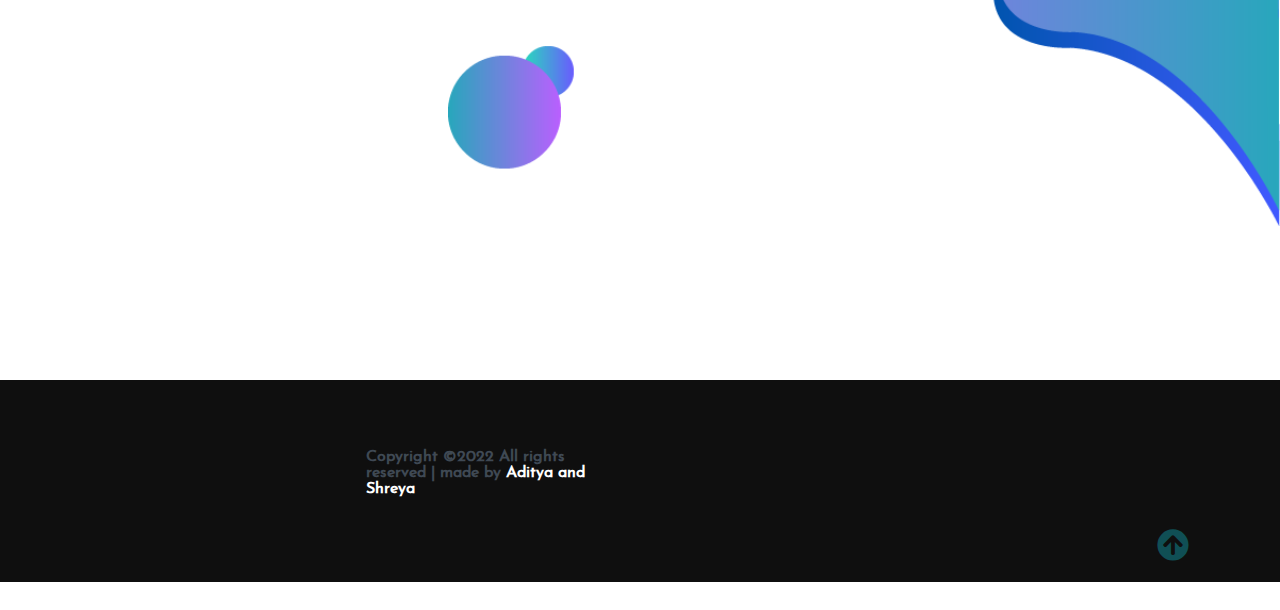
<file: SEM Code/Blooger_Website-master/sem6.html>
<!DOCTYPE html>
<html lang="en">

<head>
    <meta charset="UTF-8">
    <meta name="viewport" content="width=device-width, initial-scale=1.0">
    <meta http-equiv="X-UA-Compatible" content="ie=edge">
    <title>SemesterVI</title>

    <!-- Font Awesome Icons -->
    <link rel="stylesheet" href="./css/all.css">


    <!-- --------- Owl-Carousel ------------------->
    <link rel="stylesheet" href="./css/owl.carousel.min.css">
    <link rel="stylesheet" href="./css/owl.theme.default.min.css">

    <!-- ------------ AOS Library ------------------------- -->
    <link rel="stylesheet" href="./css/aos.css">

    <!-- Custom Style   -->
    <link rel="stylesheet" href="./css/Style.css">

</head>

<body>

    <!-- ----------------------------  Navigation ---------------------------------------------- -->

    <nav class="nav">
        <div class="nav-menu flex-row">
            <div class="nav-brand">
                <a href="#" class="text-gray">E&TC</a>
            </div>
            <div class="toggle-collapse">
                <div class="toggle-icons">
                    <i class="fas fa-bars"></i>
                </div>
            </div>
            <div>
                <ul class="nav-items">
                    <li class="nav-link">
                        <a href="#">Home</a>
                    </li>
                    
                    <li class="nav-link">
                        <a href="#">Contact Us</a>
                    </li>
                </ul>
            </div>
            
        </div>
    </nav>

    <!-- ------------x---------------  Navigation --------------------------x------------------- -->

    <!----------------------------- Main Site Section ------------------------------>

    <main>

        <!------------------------ Site Title ---------------------->

        <section class="site-title">
            <div class="site-background" data-aos="fade-up" data-aos-delay="100">
                <h3>All about Electronics</h3>
                <h1>Semester VI</h1>
                <button class="btn">Explore</button>
            </div>
        </section>

        <!------------x----------- Site Title ----------x----------->

        <!-- --------------------- Blog Carousel ----------------- -->

        <section>
            <div class="blog">
                <div class="container">
                    <div class="owl-carousel owl-theme blog-post">
                        <div class="blog-content" data-aos="fade-right" data-aos-delay="200">
                            <img src="./assets/Blog-post/hresem6.jpg" alt="post-1">
                            <div class="blog-title">
                                <h3>Human Resources and Engineering Economics</h3>
                                <p> <a href="./assets/notes/sem6/hre.pdf" target="blank"><button class="btn btn-blog">HRE</button></a></p>
                            </div>
                        </div>
                        <div class="blog-content" data-aos="fade-in" data-aos-delay="200">
                            <img src="./assets/Blog-post/emf.jpg" alt="post-1">
                            <div class="blog-title">
                                <h3>Electromagnetics and Fields</h3>
                                <p> <a href="./assets/notes/sem6/EMF Notes.pdf" target="blank"><button class="btn btn-blog">EMF</button></a></p>
                                <span></span>
                            </div>
                        </div>
                        <div class="blog-content" data-aos="fade-left" data-aos-delay="200">
                            <img src="./assets/Blog-post/Computer-Architecture.jpg" alt="post-1">
                            <div class="blog-title">
                                <h3>Computer Architecture</h3>
                                <p> <a href="./assets/notes/sem6/CA MSE.pdf" target="blank"><button class="btn btn-blog">CA</button></a></p>
                                <span></span>
                            </div>
                        </div>
                        
                        <div class="blog-content" data-aos="fade-left" data-aos-delay="200">
                            <img src="./assets/Blog-post/consumer-electronics.jpg" alt="post-1">
                            <div class="blog-title">
                                <h3>Consumer Electronics</h3>
                                <p> <a href="./assets/notes/sem6/consumer_electronics_notes.pdf" target="blank"><button class="btn btn-blog">CE</button></a></p>
                                <span></span>
                            </div>
                        </div>
                        <div class="blog-content" data-aos="fade-left" data-aos-delay="200">
                            <img src="./assets/Blog-post/embedded.jpg" alt="post-1">
                            <div class="blog-title">
                                <h3>Embedded Systems</h3>
                                <p> <a href="./assets/notes/sem6/EMBEDDED SYSTEMS.pdf"  target="blank"><button class="btn btn-blog">ES</button></a></p>
                                <span></span>
                            </div>
                        </div>
                    </div>
                    <div class="owl-navigation">
                        <span class="owl-nav-prev"><i class="fas fa-long-arrow-alt-left"></i></span>
                        <span class="owl-nav-next"><i class="fas fa-long-arrow-alt-right"></i></span>
                    </div>
                </div>
            </div>
        </section>

        <!-- ----------x---------- Blog Carousel --------x-------- -->

        <!-- ---------------------- Site Content -------------------------->

        
        <!-- -----------x---------- Site Content -------------x------------>

    </main>

    <!---------------x------------- Main Site Section ---------------x-------------->


    <!-- --------------------------- Footer ---------------------------------------- -->

    <footer class="footer">
        <div class="container">
            <div class="about-us" data-aos="fade-right" data-aos-delay="200">
                <h2>About us</h2>
                <p>We are the makers of this website </p>
            </div>
            
            
            
        <div class="rights flex-row">
            <h4 class="text-gray">
                Copyright ©2022 All rights reserved | made by
                <a href="" target="_black">Aditya and Shreya<i class=""></i>
                    </a>
            </h4>
        </div>
        <div class="move-up">
            <span><i class="fas fa-arrow-circle-up fa-2x"></i></span>
        </div>
    </footer>

    <!-- -------------x------------- Footer --------------------x------------------- -->

    <!-- Jquery Library file -->
    <script src="./js/Jquery3.4.1.min.js"></script>

    <!-- --------- Owl-Carousel js ------------------->
    <script src="./js/owl.carousel.min.js"></script>

    <!-- ------------ AOS js Library  ------------------------- -->
    <script src="./js/aos.js"></script>

    <!-- Custom Javascript file -->
    <script src="./js/main.js"></script>
</body>

</html>
</file>
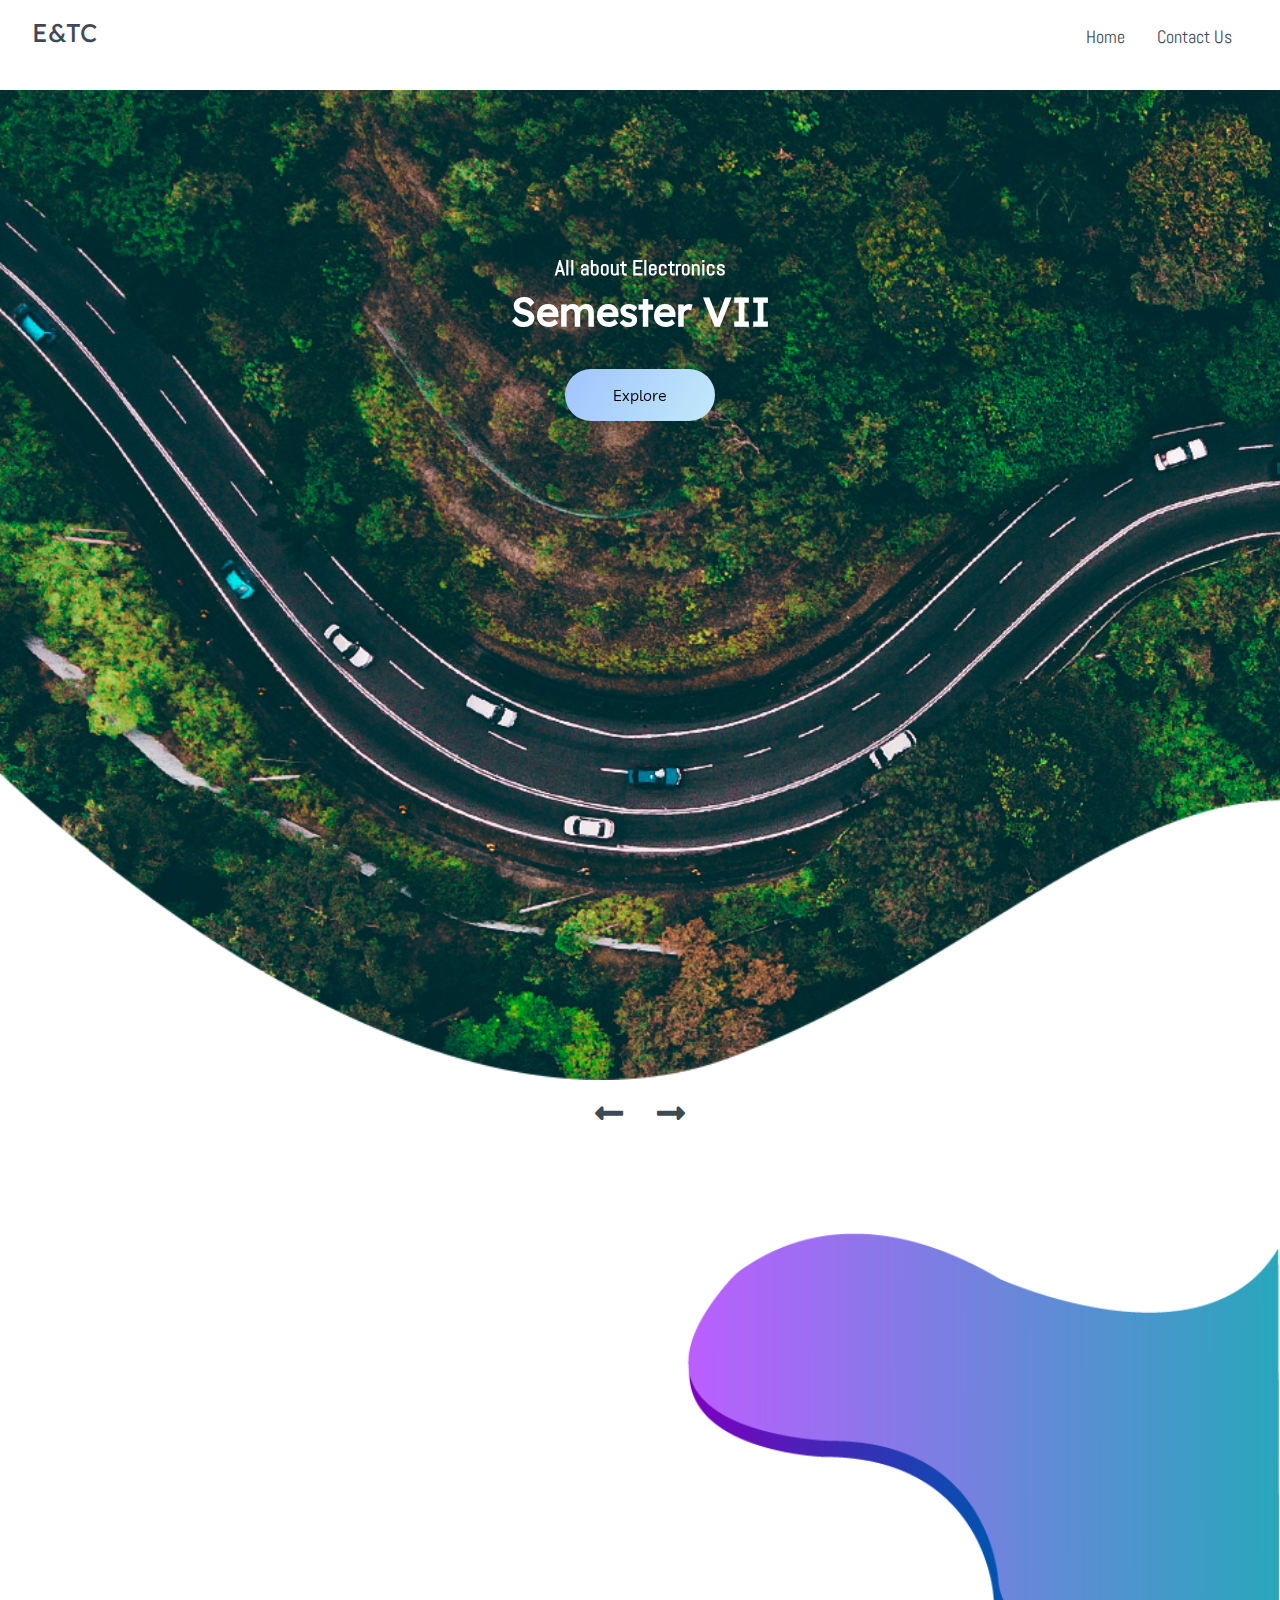
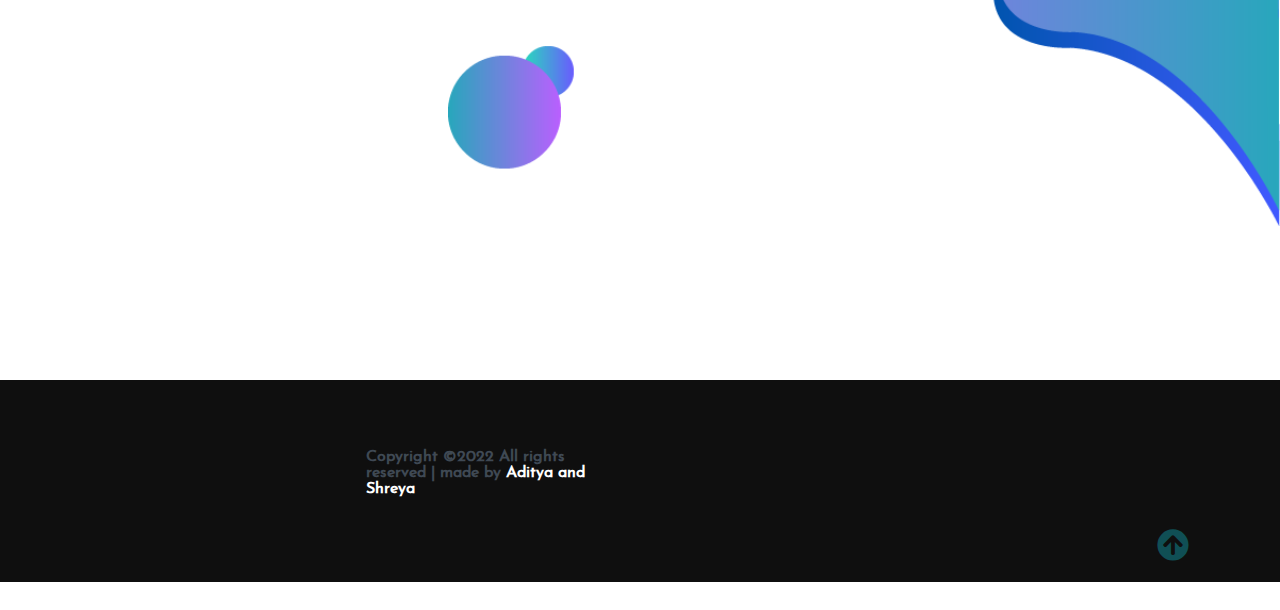
<file: SEM Code/Blooger_Website-master/sem7.html>
<!DOCTYPE html>
<html lang="en">

<head>
    <meta charset="UTF-8">
    <meta name="viewport" content="width=device-width, initial-scale=1.0">
    <meta http-equiv="X-UA-Compatible" content="ie=edge">
    <title>SemesterVII</title>

    <!-- Font Awesome Icons -->
    <link rel="stylesheet" href="./css/all.css">


    <!-- --------- Owl-Carousel ------------------->
    <link rel="stylesheet" href="./css/owl.carousel.min.css">
    <link rel="stylesheet" href="./css/owl.theme.default.min.css">

    <!-- ------------ AOS Library ------------------------- -->
    <link rel="stylesheet" href="./css/aos.css">

    <!-- Custom Style   -->
    <link rel="stylesheet" href="./css/Style.css">

</head>

<body>

    <!-- ----------------------------  Navigation ---------------------------------------------- -->

    <nav class="nav">
        <div class="nav-menu flex-row">
            <div class="nav-brand">
                <a href="#" class="text-gray">E&TC</a>
            </div>
            <div class="toggle-collapse">
                <div class="toggle-icons">
                    <i class="fas fa-bars"></i>
                </div>
            </div>
            <div>
                <ul class="nav-items">
                    <li class="nav-link">
                        <a href="#">Home</a>
                    </li>
                    
                    <li class="nav-link">
                        <a href="#">Contact Us</a>
                    </li>
                </ul>
            </div>
            
        </div>
    </nav>

    <!-- ------------x---------------  Navigation --------------------------x------------------- -->

    <!----------------------------- Main Site Section ------------------------------>

    <main>

        <!------------------------ Site Title ---------------------->

        <section class="site-title">
            <div class="site-background" data-aos="fade-up" data-aos-delay="100">
                <h3>All about Electronics</h3>
                <h1>Semester VII</h1>
                <button class="btn">Explore</button>
            </div>
        </section>

        <!------------x----------- Site Title ----------x----------->

        <!-- --------------------- Blog Carousel ----------------- -->

        <section>
            <div class="blog">
                <div class="container">
                    <div class="owl-carousel owl-theme blog-post">
                        <div class="blog-content" data-aos="fade-right" data-aos-delay="200">
                            <img src="./assets/Blog-post/ccsem7.jpg" alt="post-1">
                            <div class="blog-title">
                                <h3>Computer Communication</h3>
                                <p> <a href="./assets/notes/sem7/compComm.pdf" target="blank"><button class="btn btn-blog">CC</button></a></p>
                                <span></span>
                            </div>
                        </div>
                        <div class="blog-content" data-aos="fade-in" data-aos-delay="200">
                            <img src="./assets/Blog-post/mcsem7.jpg" alt="post-1">
                            <div class="blog-title">
                                <h3>Mobile Communication</h3>
                                <p> <a href="./assets/notes/sem7/mobComm.pdf" target="blank"><button class="btn btn-blog">MC</button></a></p>
                                <span></span>
                            </div>
                        </div>
                        <div class="blog-content" data-aos="fade-left" data-aos-delay="200">
                            <img src="./assets/Blog-post/Audio_Signal_Processing.jpg" alt="post-1">
                            <div class="blog-title">
                                <h3>Speech and Audio Signal Processing</h3>
                                <p> <a href="./assets/notes/sem7/speech.pdf" target="blank"><button class="btn btn-blog">SASP</button></a></p>
                                <span></span>
                            </div>
                        </div>
                        
                        <div class="blog-content" data-aos="fade-left" data-aos-delay="200">
                            <img src="./assets/Blog-post/iot.jpg" alt="post-1">
                            <div class="blog-title">
                                <h3>Internet of Things</h3>
                                <p> <a href="./assets/notes/sem7/iot.pdf" target="blank"><button class="btn btn-blog">IOT</button></a></p>
                                <span></span>
                            </div>
                        </div>
                        <div class="blog-content" data-aos="fade-left" data-aos-delay="200">
                            <img src="./assets/Blog-post/embedded.jpg" alt="post-1">
                            <div class="blog-title">
                                <h3>Wireless Communication Techonology</h3>
                                <p> <a href="./assets/notes/sem7/wireless.pdf" target="blank"><button class="btn btn-blog">WCT</button></a></p>
                                <span></span>
                            </div>
                        </div>
                    </div>
                    <div class="owl-navigation">
                        <span class="owl-nav-prev"><i class="fas fa-long-arrow-alt-left"></i></span>
                        <span class="owl-nav-next"><i class="fas fa-long-arrow-alt-right"></i></span>
                    </div>
                </div>
            </div>
        </section>

        <!-- ----------x---------- Blog Carousel --------x-------- -->

        <!-- ---------------------- Site Content -------------------------->

        
        <!-- -----------x---------- Site Content -------------x------------>

    </main>

    <!---------------x------------- Main Site Section ---------------x-------------->


    <!-- --------------------------- Footer ---------------------------------------- -->

    <footer class="footer">
        <div class="container">
            <div class="about-us" data-aos="fade-right" data-aos-delay="200">
                <h2>About us</h2>
                <p>We are the makers of this website </p>
            </div>
            
            
            
        <div class="rights flex-row">
            <h4 class="text-gray">
                Copyright ©2022 All rights reserved | made by
                <a href="" target="_black">Aditya and Shreya<i class=""></i>
                    </a>
            </h4>
        </div>
        <div class="move-up">
            <span><i class="fas fa-arrow-circle-up fa-2x"></i></span>
        </div>
    </footer>

    <!-- -------------x------------- Footer --------------------x------------------- -->

    <!-- Jquery Library file -->
    <script src="./js/Jquery3.4.1.min.js"></script>

    <!-- --------- Owl-Carousel js ------------------->
    <script src="./js/owl.carousel.min.js"></script>

    <!-- ------------ AOS js Library  ------------------------- -->
    <script src="./js/aos.js"></script>

    <!-- Custom Javascript file -->
    <script src="./js/main.js"></script>
</body>

</html>
</file>
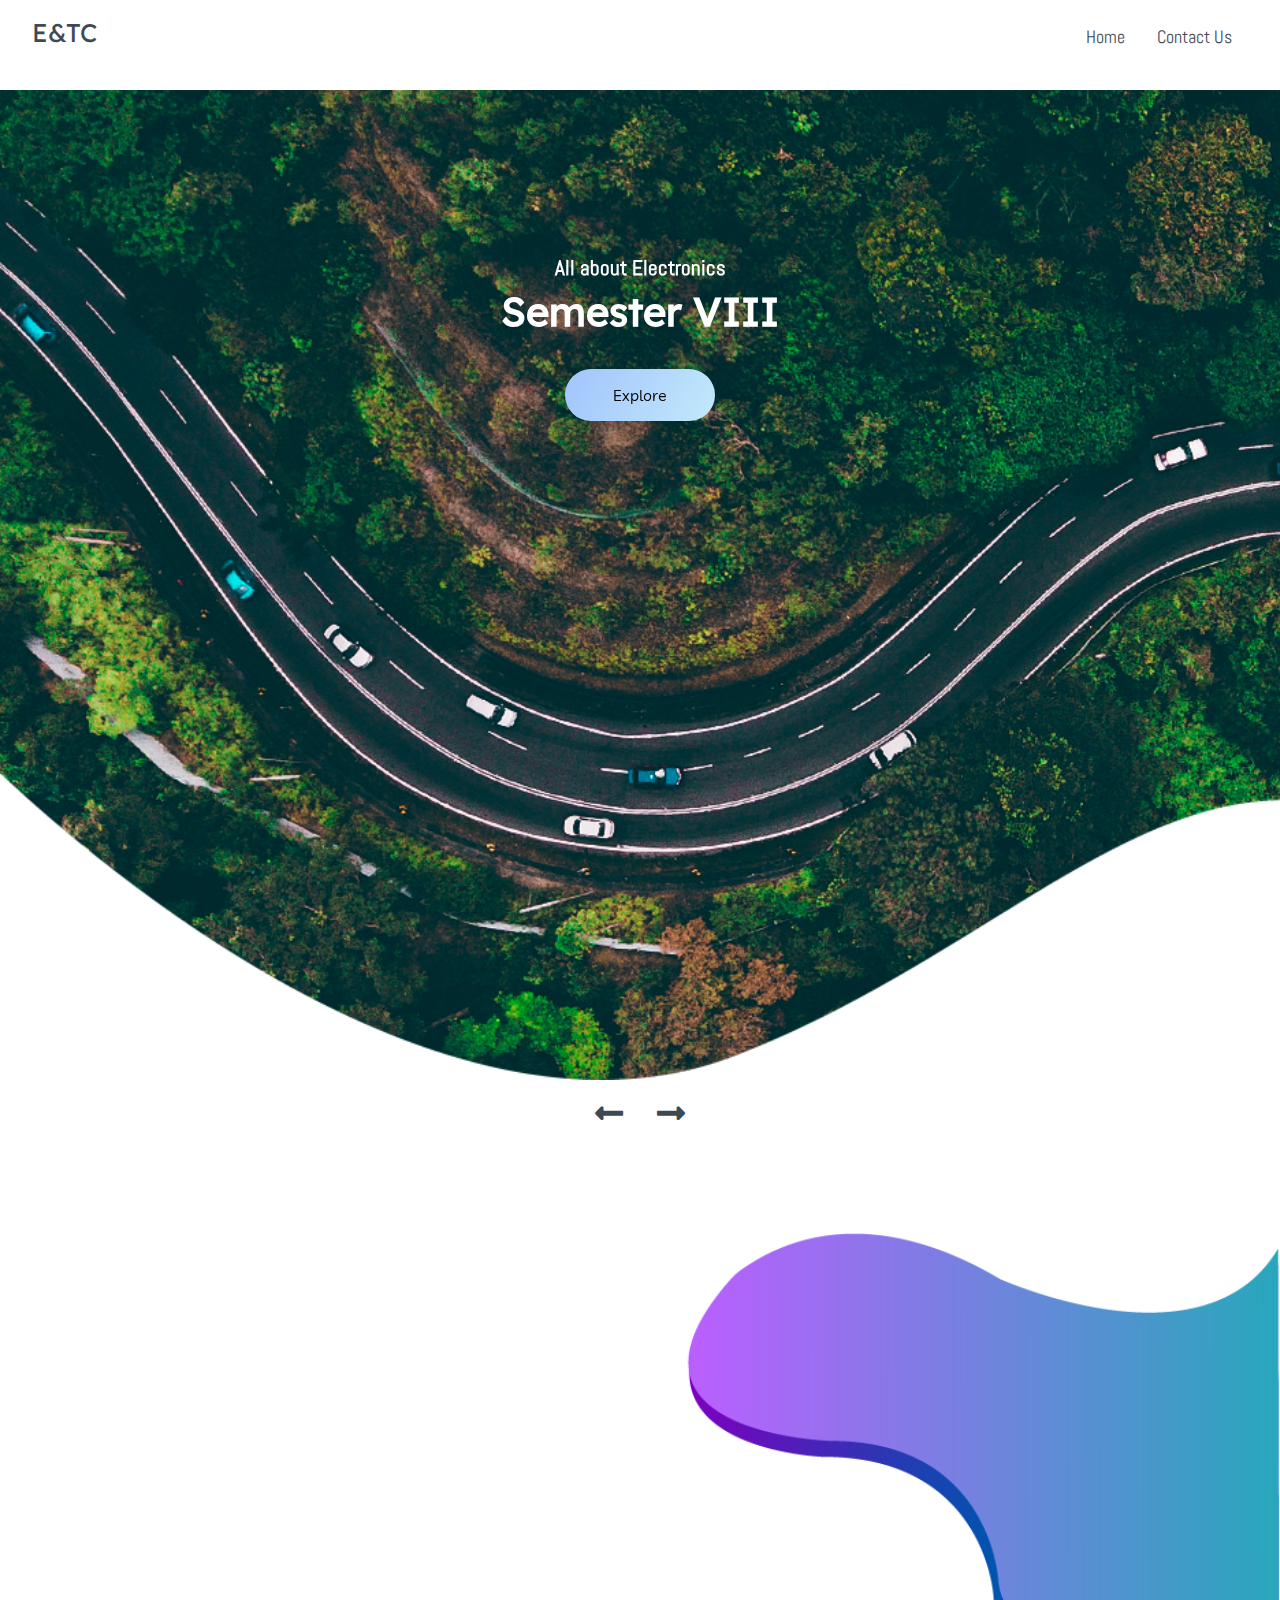
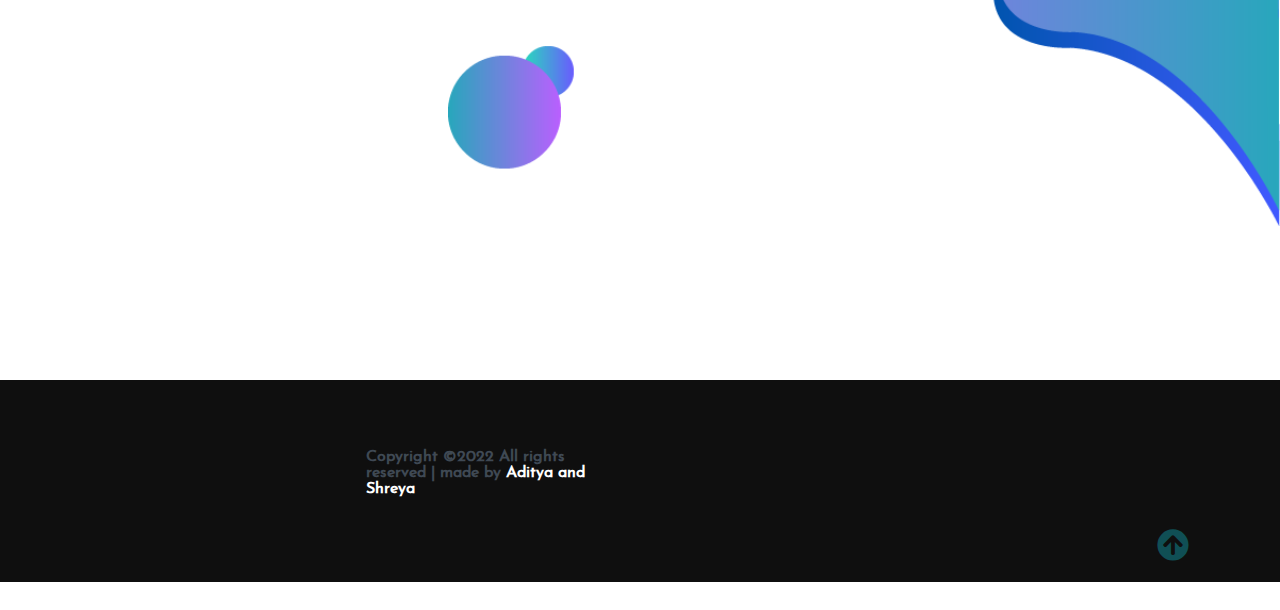
<file: SEM Code/Blooger_Website-master/sem8.html>
<!DOCTYPE html>
<html lang="en">

<head>
    <meta charset="UTF-8">
    <meta name="viewport" content="width=device-width, initial-scale=1.0">
    <meta http-equiv="X-UA-Compatible" content="ie=edge">
    <title>SemesterVIII</title>

    <!-- Font Awesome Icons -->
    <link rel="stylesheet" href="./css/all.css">


    <!-- --------- Owl-Carousel ------------------->
    <link rel="stylesheet" href="./css/owl.carousel.min.css">
    <link rel="stylesheet" href="./css/owl.theme.default.min.css">

    <!-- ------------ AOS Library ------------------------- -->
    <link rel="stylesheet" href="./css/aos.css">

    <!-- Custom Style   -->
    <link rel="stylesheet" href="./css/Style.css">

</head>

<body>

    <!-- ----------------------------  Navigation ---------------------------------------------- -->

    <nav class="nav">
        <div class="nav-menu flex-row">
            <div class="nav-brand">
                <a href="#" class="text-gray">E&TC</a>
            </div>
            <div class="toggle-collapse">
                <div class="toggle-icons">
                    <i class="fas fa-bars"></i>
                </div>
            </div>
            <div>
                <ul class="nav-items">
                    <li class="nav-link">
                        <a href="#">Home</a>
                    </li>
                    
                    <li class="nav-link">
                        <a href="#">Contact Us</a>
                    </li>
                </ul>
            </div>
            
        </div>
    </nav>

    <!-- ------------x---------------  Navigation --------------------------x------------------- -->

    <!----------------------------- Main Site Section ------------------------------>

    <main>

        <!------------------------ Site Title ---------------------->

        <section class="site-title">
            <div class="site-background" data-aos="fade-up" data-aos-delay="100">
                <h3>All about Electronics</h3>
                <h1>Semester VIII</h1>
                <button class="btn">Explore</button>
            </div>
        </section>

        <!------------x----------- Site Title ----------x----------->

        <!-- --------------------- Blog Carousel ----------------- -->

        <section>
            <div class="blog">
                <div class="container">
                    <div class="owl-carousel owl-theme blog-post">
                        <div class="blog-content" data-aos="fade-right" data-aos-delay="200">
                            <img src="./assets/Blog-post/mwcsem8.jpg" alt="post-1">
                            <div class="blog-title">
                                <h3>Microwave Communication</h3>
                                <p> <a href="./assets/notes/sem8/microwave.pdf" target="blank"><button class="btn btn-blog">MWC</button></a></p>
                                <span></span>
                            </div>
                        </div>
                        <div class="blog-content" data-aos="fade-in" data-aos-delay="200">
                            <img src="./assets/Blog-post/ave.jpg" alt="post-1">
                            <div class="blog-title">
                                <h3>Audio Video Engineering</h3>
                                <p> <a href="./assets/notes/sem8/ave.pdf" target="blank"><button class="btn btn-blog">AVE</button></a></p>
                                
                                <span></span>
                            </div>
                        </div>
                        <div class="blog-content" data-aos="fade-left" data-aos-delay="200">
                            <img src="./assets/Blog-post/cmos.jpg" alt="post-1">
                            <div class="blog-title">
                                <h3>Analog and Digital CMOS Design</h3>ADCMOSD
                                <p> <a href="./assets/notes/sem8/cmos.pdf" target="blank"><button class="btn btn-blog">ADCMOSD</button></a></p>
                                <span></span>
                            </div>
                        </div>
                        
                        <div class="blog-content" data-aos="fade-left" data-aos-delay="200">
                            <img src="./assets/Blog-post/foc.jpg" alt="post-1">
                            <div class="blog-title">
                                <h3>Fiber Optic Communication</h3>
                                <p> <a href="./assets/notes/sem8/FIBEROPTICS.pdf" target="blank"><button class="btn btn-blog">FOC</button></a></p>
                                <span></span>
                            </div>
                        </div>
                        
                    </div>
                    <div class="owl-navigation">
                        <span class="owl-nav-prev"><i class="fas fa-long-arrow-alt-left"></i></span>
                        <span class="owl-nav-next"><i class="fas fa-long-arrow-alt-right"></i></span>
                    </div>
                </div>
            </div>
        </section>

        <!-- ----------x---------- Blog Carousel --------x-------- -->

        <!-- ---------------------- Site Content -------------------------->

        
        <!-- -----------x---------- Site Content -------------x------------>

    </main>

    <!---------------x------------- Main Site Section ---------------x-------------->


    <!-- --------------------------- Footer ---------------------------------------- -->

    <footer class="footer">
        <div class="container">
            <div class="about-us" data-aos="fade-right" data-aos-delay="200">
                <h2>About us</h2>
                <p>We are the makers of this website </p>
            </div>
            
            
            
        <div class="rights flex-row">
            <h4 class="text-gray">
                Copyright ©2022 All rights reserved | made by
                <a href="" target="_black">Aditya and Shreya<i class=""></i>
                    </a>
            </h4>
        </div>
        <div class="move-up">
            <span><i class="fas fa-arrow-circle-up fa-2x"></i></span>
        </div>
    </footer>

    <!-- -------------x------------- Footer --------------------x------------------- -->

    <!-- Jquery Library file -->
    <script src="./js/Jquery3.4.1.min.js"></script>

    <!-- --------- Owl-Carousel js ------------------->
    <script src="./js/owl.carousel.min.js"></script>

    <!-- ------------ AOS js Library  ------------------------- -->
    <script src="./js/aos.js"></script>

    <!-- Custom Javascript file -->
    <script src="./js/main.js"></script>
</body>

</html>
</file>
<file: SEM Code/Blooger_Website-master/css/Style.css>
@import url('../css/fonts.css');


html, body{
    margin: 0%;
    box-sizing: border-box;
    overflow-x: hidden;
}

:root{

    /*      Theme colors        */
    --text-gray: #3f4954;
    --text-light : #686666da;
    --bg-color: #0f0f0f;
    --white: #ffffff;
    --midnight: #104f55;

    /* gradient color   */
    --sky: linear-gradient(120deg, #a1c4fd 0%, #c2e9fb 100%);

    /*      theme font-family   */
    --Abel: 'Abel', cursive;
    --Anton: 'Anton', cursive;
    --Josefin : 'Josefin', cursive;
    --Lexend: 'Lexend', cursive;
    --Livvic : 'Livvic', cursive;
}


/* ---------------- Global Classes ---------------*/

a{
    text-decoration: none;
    color: var(--text-gray);
}

.flex-row{
    display: flex;
    flex-direction: row;    
    flex-wrap: wrap;
}

ul{
    list-style-type: none;
}

h1{
    font-family: var(--Lexend);
    font-size: 2.5rem;
}

h2{
    font-family: var(--Lexend);
}

h3{
    font-family: var(--Abel);
    font-size: 1.3rem;
}

button.btn{
    border: none;
    border-radius: 2rem;
    padding: 1rem 3rem;
    font-size: 1rem;
    font-family: var(--Livvic);
    cursor: pointer;
}

span{
    font-family: var(--Abel);
}

.container{
    margin: 0 5vw;
}

.text-gray{
    color: var(--text-gray);
}

p{
    font-family: var(--Lexend);
    color: var(--text-light);
}

/* ------x------- Global Classes -------x-------*/

/* --------------- navbar ----------------- */

.nav{
    background: white;
    padding: 0 2rem;
    height: 0rem;
    min-height: 10vh;
    overflow: hidden;
    transition: height 1s ease-in-out;
}

.nav .nav-menu{    
    justify-content: space-between;
}

.nav .toggle-collapse{
    position: absolute;
    top: 0%;
    width: 90%;
    cursor: pointer;
    display: none;
}

.nav .toggle-collapse .toggle-icons{
    display: flex;
    justify-content: flex-end;
    padding: 1.7rem 0;
}

.nav .toggle-collapse .toggle-icons i{
    font-size: 1.4rem;
    color: var(--text-gray);
}

.collapse{
    height: 30rem;
}

.nav .nav-items{
    display: flex;
    margin: 0;
}

.nav .nav-items .nav-link{
    padding: 1.6rem 1rem;
    font-size: 1.1rem;
    position: relative;
    font-family: var(--Abel);
    font-size: 1.1rem;
}

.nav .nav-items .nav-link:hover{
    background-color: var(--midnight);
}

.nav .nav-items .nav-link:hover a{
    color: var(--white);
}

.nav .nav-brand a{
    font-size: 1.6rem;
    padding: 1rem 0;
    display: block;
    font-family: var(--Lexend);
    font-size: 1.6rem;
}

.nav .social{
    padding: 1.4rem 0
}

.nav .social i{
    padding: 0 .2rem;
}

.nav .social i:hover{
    color: #a1c4cf;
}

/* -------x------- navbar ---------x------- */


/* ----------------- Main Content----------- */

/* --------------- Site title ---------------- */
main .site-title{
    background: url('../assets/Background-image.png');
    background-size: cover;
    height: 110vh;
    display: flex;
    justify-content: center;
}

main .site-title .site-background{
    padding-top: 10rem;
    text-align: center;
    color: var(--white);
}

main .site-title h1, h3{
    margin: .3rem;
}

main .site-title .btn{
    margin: 1.8rem;
    background: var(--sky);
}

main .site-title .btn:hover{
    background: transparent;
    border: 1px solid var(--white);
    color: var(--white);
}

/* --------x------ Site title --------x------- */

/* --------------- Blog Carousel ------------ */

main .blog{
    background: url('../assets/Abract01.png');
    background-repeat: no-repeat;
    background-position: right;
    height: 100vh;
    width: 100%;
    background-size: 65%;
}

main .blog .blog-post{
    padding-top: 6rem;
}

main .blog-post .blog-content{
    display: flex;
    flex-direction: column;
    text-align: center;
    width: 80%;
    margin: 3rem 2rem;
    box-shadow: 0 15px 20px rgba(0, 0, 0, 0.2);
}

main .blog-content .blog-title{
    padding: 2rem 0;
}

main .blog-content .btn-blog{
    padding: .7rem 2rem;
    background: var(--sky);
    margin: .5rem;
}

main .blog-content span{
    display: block;
}

section .container .owl-nav{
    position: absolute;
    top: 0%;
    margin: 0 auto;
    width: 100%;
}

.owl-nav .owl-prev .owl-nav-prev,
.owl-nav .owl-next .owl-nav-next{
    color: var(--text-gray);
    background: transparent;
    font-size: 2rem;
}

.owl-theme .owl-nav [class*='owl-']:hover{
    background: transparent;
    color: var(--midnight);
}

.owl-theme .owl-nav [class*='owl-']{
    outline: none;
}


/* -------x------- Blog Carousel -----x------ */

/* ---------------- Site Content ----------------*/

main .site-content{
    display: grid;
    grid-template-columns: 70% 30%;
}

main .post-content{
    width: 100%;
    
}

main .site-content .post-content > .post-image, .post-title{
    padding: 1rem 2rem;
    position: relative;
}

main .site-content .post-content > .post-image .post-info{
    background: var(--sky);
    padding: 1rem;
    position: absolute;
    bottom: 0%;
    left: 20vw;
    border-radius: 3rem;
}

main .site-content .post-content > .post-image > div{
    overflow: hidden;
}

main .site-content .post-content > .post-image .img{
    width: 100%;
    transition: all 1s ease;
}

main .site-content .post-content > .post-image .img:hover{
    transform: scale(1.3);
}

main .site-content .post-content > .post-image .post-info span{
    margin: 0 .5rem;
}

main .post-content .post-title a{
    font-family: var(--Anton);
    font-size: 1.5rem;
}

.site-content .post-content .post-title .post-btn{
    border-radius: 0;
    padding: .7rem 1.5rem;
    background: var(--sky);
}

.site-content .pagination{
    justify-content: center;
    color: var(--text-gray);
    margin: 4rem 0;
}

.site-content .pagination a{
    padding: .6rem .9rem;
    border-radius: 2rem;
    margin: 0 .3rem;
    font-family: var(--Lexend);
}

.site-content .pagination .pages{
    background: var(--text-gray);
    color: var(--white);
}

/* -------x-------- Site Content --------x-------*/


/* --------------- Sidebar ----------------------- */

.site-content > .sidebar .category-list{
    font-family: var(--Livvic);   
}

.site-content > .sidebar .category-list .list-items{
    background: var(--sky);
    padding: .4rem 1rem;
    margin: .8rem 0;
    border-radius: 3rem;
    width: 70%;
    display: flex;
    justify-content: space-between;
}

.site-content > .sidebar .category-list .list-items a{
    color:  black;
}

.site-content .sidebar .popular-post .post-content{
    padding: 1rem 0;
}

.site-content .sidebar .popular-post h2{
    padding-top: 8rem;
}

.site-content .sidebar .popular-post .post-info{
    padding: .4rem .1rem !important;
    bottom: 0rem !important;
    left: 1.5rem !important;
    border-radius: 0rem !important;
    background: white !important;
}

.site-content .sidebar .popular-post .post-title a{
    font-size: 1rem;
}

.site-content .sidebar .newsletter{
    padding-top: 10rem;
}

.site-content .sidebar .newsletter .form-element{
    padding: .5rem 2rem;
}

.site-content .sidebar .newsletter .input-element{
    width: 80%;
    height: 1.9rem;
    padding: .3rem .5rem;
    font-family: var(--Lexend);
    font-size: 1rem;
}

.site-content .sidebar .newsletter .form-btn{
    border-radius: 0;
    padding: .8rem 32%;
    margin: 1rem 0;
    background: var(--sky);
}

.site-content .sidebar .popular-tags{
    padding: 5rem 0;
}

.site-content .sidebar .popular-tags .tags .tag{
    background: var(--sky);
    padding: .4rem 1rem;
    border-radius: 3rem;
    margin: .4rem .6rem;
}


/* -------x------- Sidebar -----------x----------- */

/* ---------x------- Main Content -----x----- */


/* ----------------- Footer --------------------- */

footer.footer{
    height: 100%;
    background: var(--bg-color);
    position: relative;
}

footer.footer .container{
    display: grid;
    grid-template-columns: repeat(4, 1fr);
}

footer.footer .container > div{
    flex-grow: 1;
    flex-basis: 0;
    padding: 3rem .9rem;
}

footer.footer .container h2{
    color: var(--white);
}

footer.footer .newsletter .form-element{
    background: black;
    display: inline-block;
}

footer.footer .newsletter .form-element input{
    padding: .5rem .7rem;
    border: none;
    background: transparent;
    color: white;
    font-family: var(--Josefin);
    font-size: 1rem;
    width: 74%;
}

footer.footer .newsletter .form-element span{
    background: var(--sky);
    padding: .5rem .7rem;
    cursor: pointer;
}

footer.footer .instagram div > img{
    display: inline-block;
    width: 25%;
    height: 50%;
    margin: .3rem .4rem;
}

footer.footer .follow div i{
    color: var(--white);
    padding: 0 .4rem;
}

footer.footer .rights{
    justify-content: center;
    font-family: var(--Josefin);
}

footer.footer .rights h4 a{
    color: var(--white);
}

footer.footer .move-up{
    position: absolute;
    right: 6%;
    top: 50%;
}

footer.footer .move-up span{
    color: var(--midnight);
}

footer.footer .move-up span:hover{
    color: var(--white);
    cursor: pointer;
}

/* ---------x------- Footer ----------x---------- */

/*              Viewport less then or equal to 1130px            */

@media only screen and (max-width: 1130px){
    .site-content .post-content > .post-image .post-info{
        left: 2rem !important;
        bottom: 1.2rem !important;
        border-radius: 0% !important;
    }

    .site-content .sidebar .popular-post .post-info{
        display: none !important;
    }

    footer.footer .container{
        grid-template-columns: repeat(2, 1fr);
    }

}

/*      x       Viewport less then or equal to 1130px    x     */


/*              Viewport less then or equal to 750px            */

@media only screen and (max-width: 750px){
    .nav .nav-menu, .nav .nav-items{
        flex-direction: column;
    }

    .nav .toggle-collapse{
        display: initial;
    }

    main .site-content{
        grid-template-columns: 100%;
    }

    footer.footer .container{
        grid-template-columns: repeat(1, 1fr);
    }

}


/*        x      Viewport less then or equal to 750px       x     */


/*              Viewport less then or equal to 520px            */

@media only screen and (max-width: 520px){
    main .blog{
        height: 125vh;
    }

    .site-content .post-content > .post-image .post-info{
        display: none;
    }

    footer.footer .container > div{
        padding:  1rem .9rem !important;
    }

    footer .rights{
        padding: 0 1.4rem;
        text-align: center;
    }

    nav .toggle-collapse{
        width: 80% !important;
    }

}

/*        x      Viewport less then or equal to 520px       x     */
</file>
